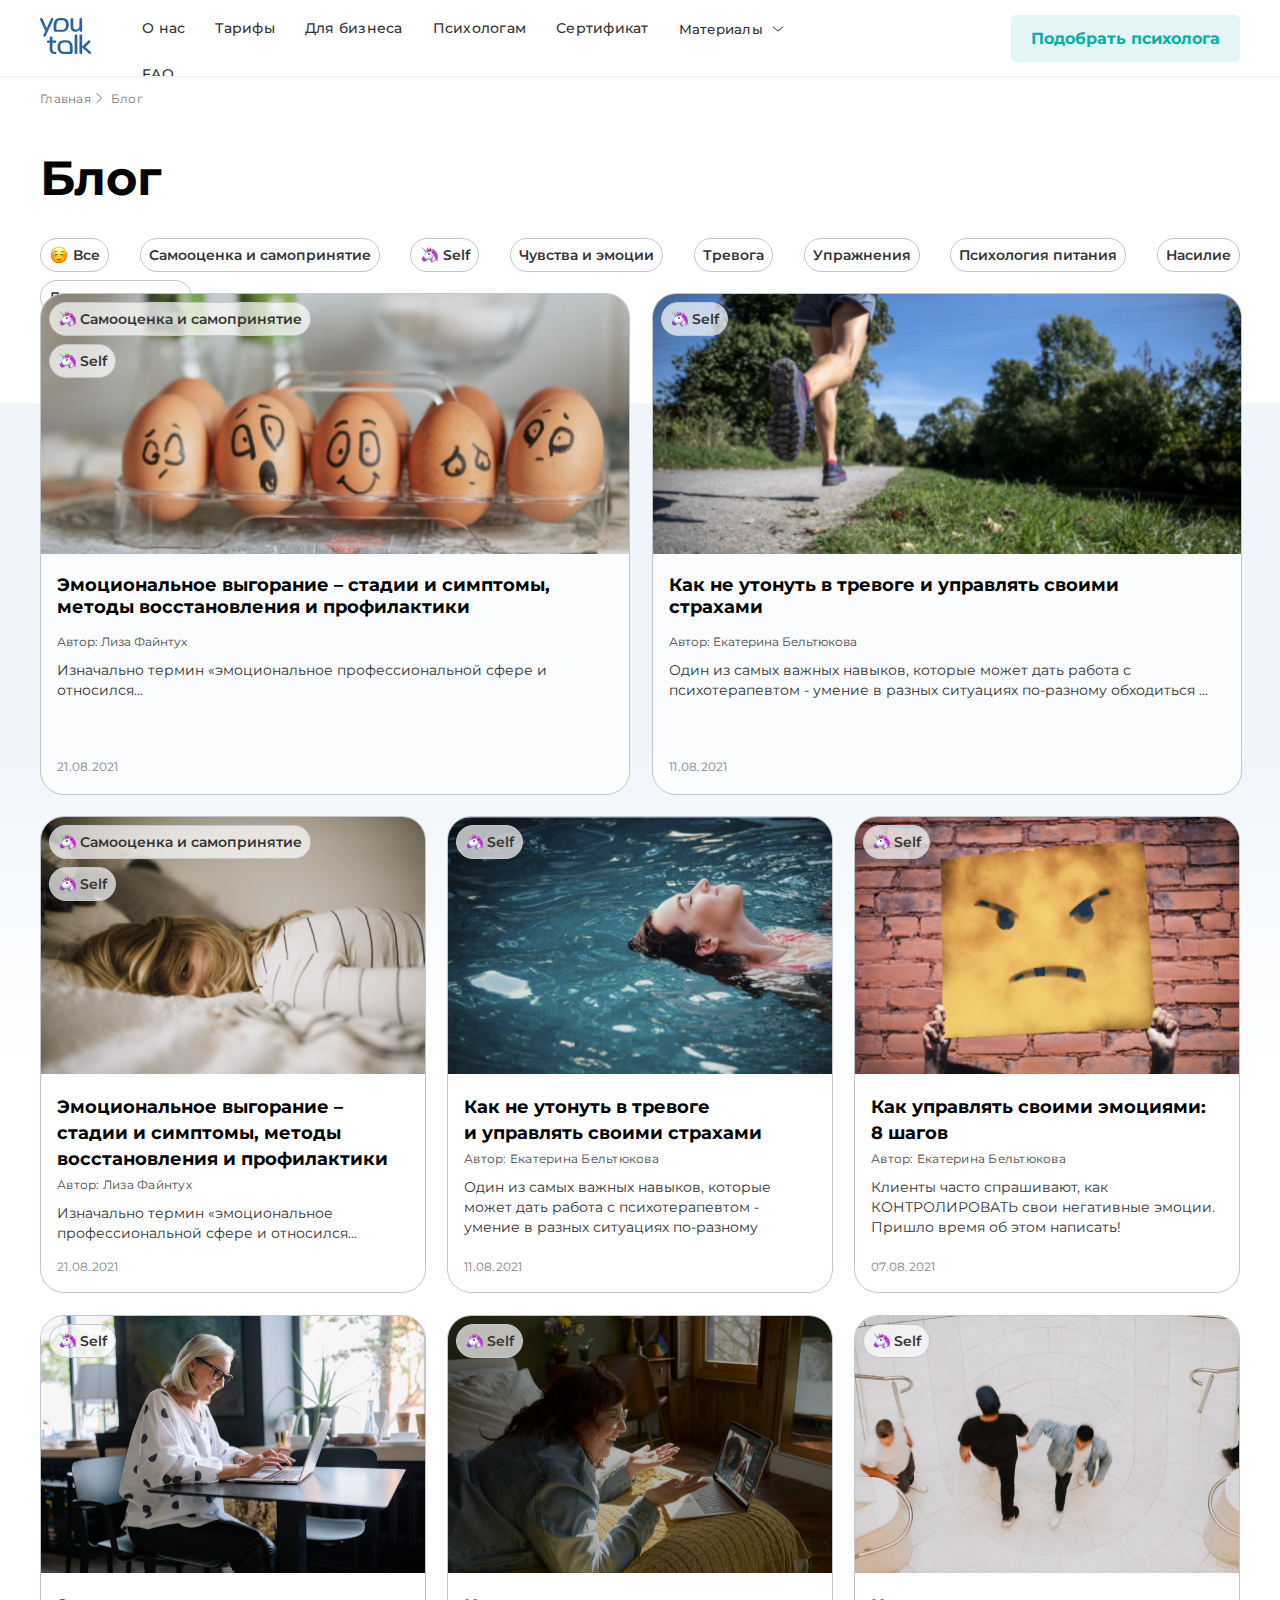
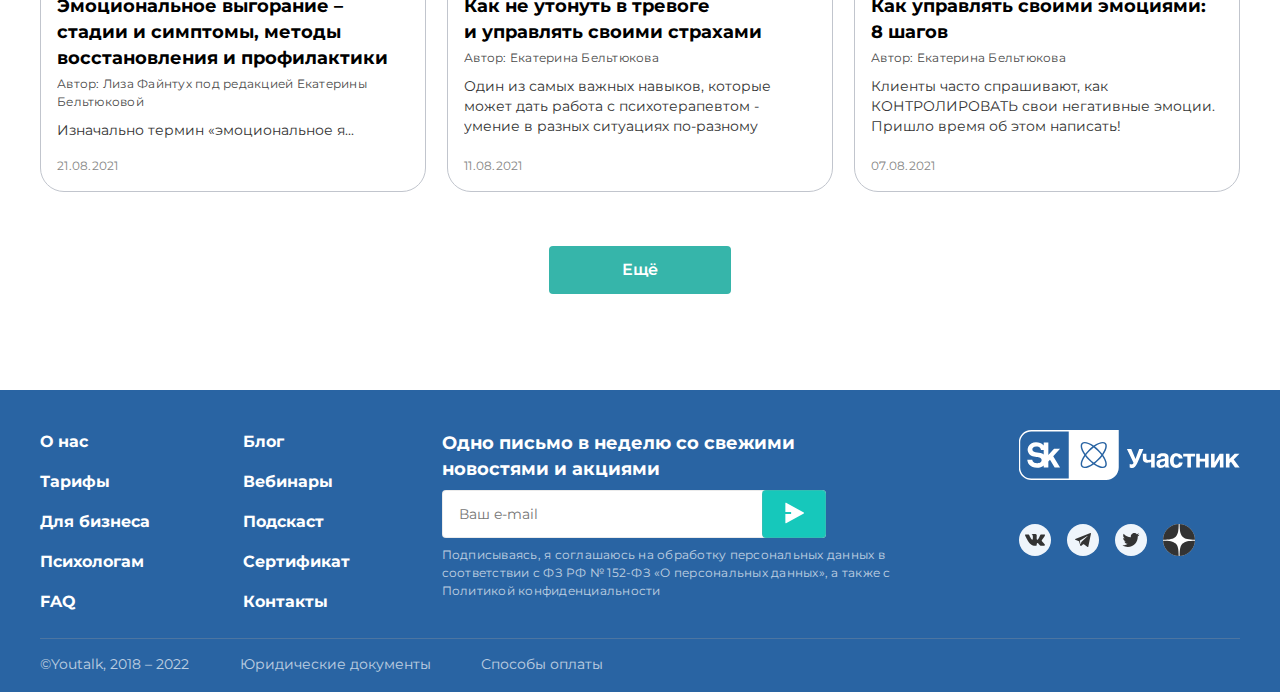
<file: Youtalk/index.html>
<!DOCTYPE html>
<html lang="en">
<head>
    <meta charset="UTF-8">
    <meta name="viewport" content="width=device-width, initial-scale=1.0">
    <meta http-equiv="X-UA-Compatible" content="ie=edge">
    <title>Youtalk</title>
    <link rel="stylesheet" href="style.css">
</head>
<body>
    <header class="header">
        <div class="header__burger">
            <span></span>
        </div>
        <div class="header__container">
            <div class="header__links">
                <div class="header__logo">
                        <a href="https://youtalk.ru/" target="_blank" class="header__logo-image"><img src="img/svg/logo.svg" alt="logo" width="51" height="36"></a>
                </div>
                
                <nav class="header__nav">
                    <ul class="header__list">
                        <li class="header__item">
                            <a href="#" target="_blank" class="header__link">О нас</a>
                        </li>
                        <li class="header__item">
                            <a href="#" target="_blank" class="header__link">Тарифы</a>
                        </li>
                        <li class="header__item">
                            <a href="#" target="_blank" class="header__link">Для бизнеса</a>
                        </li>
                        <li class="header__item">
                            <a href="#" target="_blank" class="header__link">Психологам</a>
                        </li>
                        <li class="header__item">
                            <a href="#" target="_blank" class="header__link">Сертификат</a>
                        </li>
                        <li class="header__item">
                            <button class="header__link">Материалы <img class="header-arrow" src="img/svg/frame-list.svg" alt="materials"></button>
                        </li>
                        <li class="header__item">
                            <a href="#" target="_blank" class="header__link">FAQ</a>
                        </li>
                    </ul>
                </nav>
            </div>
            
            <div class="header__wrapper">
                <button class="header__button" href="#" target="_blank">Подобрать психолога</button>
            </div> 
        </div>
    </header>
    <main class="main">
        <div class="background-vector"></div>

        <article class="navigation">
            <div class="navigation__block">
                <div class="navigation__text">
                    <a class="main__link" href="#" target="_blank">
                        Главная <img src="img/svg/arrow.svg" alt="Главная" height="16" width="16">
                    </a>
                    <p class="main__link">Блог</p>
                </div>
            </div>
            <h1>Блог</h1>
        </article>
        <section class="blog__nav">
            <ul class="blog__list">
                <li class="blog__item"><button class="blog__button"><img class="icon" src="img/smile.png" alt="smile">Все</button></li>
                <li class="blog__item"><button class="blog__button">Самооценка и самопринятие</button></li>
                <li class="blog__item"><button class="blog__button"><img class="icon" src="img/unicorn.png" alt="unicorn">Self</button></li>
                <li class="blog__item"><button class="blog__button">Чувства и эмоции</button></li>
                <li class="blog__item"><button class="blog__button">Тревога</button></li>
                <li class="blog__item"><button class="blog__button">Упражнения</button></li>
                <li class="blog__item"><button class="blog__button">Психология питания</button></li>
                <li class="blog__item"><button class="blog__button">Насилие</button></li>
                <li class="blog__item"><button class="blog__button">Личное здоровье</button></li>
            </ul>
        </section>
            
        <section>
            <div class="gallery">
                <a href="#" target="_blank" class="gallery-item">
                    <div class="gallery-item__block1">
                        <div class="gallery-item__links">
                            
                            <p><img src="img/unicorn.png" alt="unicorn"> Самооценка и самопринятие</p>
                            
                        </div>
                        <div class="gallery-item__links">
                            
                            <p><img src="img/unicorn.png" alt="unicorn"> Self</p>
                            
                        </div>
                    </div>
                    
    
                    <div class="gallery-item__container">
                        <div class="gallery-item__wrapper">
                            <h2>Эмоциональное выгорание – стадии и симптомы, методы восстановления и профилактики</h2>
                            <p class="gallery-item__item1">Автор: Лиза Файнтух</p>
                            <p class="gallery-item__item2">Изначально термин «эмоциональное профессиональной сфере и относился...</p>
                        </div>
                        <p class="gallery-item__item3">21.08.2021</p>
                    </div>
                    
                </a>
    
                <a href="article.html" target="_blank" class="gallery-item">
                    <div class="gallery-item__block2">
                        <div class="gallery-item__links">
                            
                            <p><img src="img/unicorn.png" alt="unicorn"> Self</p>
                            
                        </div>
                    </div>
                    
    
                    <div class="gallery-item__container">
                        <div class="gallery-item__wrapper second-wrapper">
                            <h2>Как не утонуть в тревоге и управлять своими страхами</h2>
                            <p class="gallery-item__item1">Автор: Екатерина Бельтюкова</p>
                            <p class="gallery-item__item2">Один из самых важных навыков, которые может дать работа с психотерапевтом - умение в разных ситуациях по-разному обходиться ...</p>
                        </div>
                        <p class="gallery-item__item3">11.08.2021</p>
                    </div>
                    
                </a>
            </div>
        </section>
        <!-- start of mini-gallery -->
        <section>
            <div class="gallery-mini">
                <a href="#" target="_blank" class="gallery-mini__item">
                    <div class="gallery-mini__block">
                        <div class="gallery-mini__links">
                            <p><img src="img/unicorn.png" alt="unicorn"> Самооценка и самопринятие</p>
                        </div>
                        <div class="gallery-mini__links">
                            <p><img src="img/unicorn.png" alt="unicorn"> Self</p>
                        </div>
                    </div>
        
                    <article class="gallery-mini__container">
                        <article class="gallery-mini__wrapper">
                            <header class="gallery-mini__header">
                                <h2>Эмоциональное выгорание – стадии и симптомы, методы восстановления и профилактики</h2>
                                <p class="gallery-mini__header-author">Автор: Лиза Файнтух</p>
                            </header>
                            <p class="gallery-mini__text">Изначально термин «эмоциональное профессиональной сфере и относился...</p>
                        </article>

                        <footer class="gallery-mini__footer">
                            <p class="gallery-mini__date">21.08.2021</p>
                        </footer>
                    </article>
                </a>
                <!-- the second block -->
                <a href="#" target="_blank" class="gallery-mini__item">
                    <div class="gallery-mini__block two">
                        <div class="gallery-mini__links">
                            <p><img src="img/unicorn.png" alt="unicorn"> Self</p>
                        </div>
                    </div>
                    <article class="gallery-mini__container">
                        <article class="gallery-mini__wrapper second-wrapper">
                            <header class="gallery-mini__header second-header">
                                <h2>Как не утонуть в тревоге <br>и управлять своими страхами</h2>
                                <p class="gallery-mini__header-author">Автор: Екатерина Бельтюкова</p>
                            </header>
                            <p class="gallery-mini__text">Один из самых важных навыков, которые может дать работа с психотерапевтом - умение в разных ситуациях по-разному обходиться ...</p>
                        </article>

                        <footer class="gallery-mini__footer">
                            <p class="gallery-mini__date">11.08.2021</p>
                        </footer>
                    </article>  
                </a>
                <!-- the third block -->
                <a href="#" target="_blank" class="gallery-mini__item">
                    <div class="gallery-mini__block three">
                        <div class="gallery-mini__links">
                            <p><img src="img/unicorn.png" alt="unicorn"> Self</p>
                        </div>
                    </div>
                    <article class="gallery-mini__container">
                        <article class="gallery-mini__wrapper">
                            <header class="gallery-mini__header">
                                <h2>Как управлять своими эмоциями:<br>8 шагов</h2>
                                <p class="gallery-mini__header-author">Автор: Екатерина Бельтюкова</p>
                            </header>
                            <p class="gallery-mini__text">Клиенты часто спрашивают, как КОНТРОЛИРОВАТЬ свои негативные эмоции. Пришло время об этом написать!</p>
                        </article>
                        <footer class="gallery-mini__footer">
                            <p class="gallery-mini__date">07.08.2021</p>
                        </footer>
                    </article>  
                </a>
                <!-- the fourth block -->
                <a href="#" target="_blank" class="gallery-mini__item">
                    <div class="gallery-mini__block four">
                        <div class="gallery-mini__links">
                            <p><img src="img/unicorn.png" alt="unicorn"> Self</p>
                        </div>
                    </div>
                    <article class="gallery-mini__container">
                        <article class="gallery-mini__wrapper">
                            <header class="gallery-mini__header">
                                <h2>Эмоциональное выгорание – стадии и симптомы, методы восстановления и профилактики</h2>
                                <p class="gallery-mini__header-author">Автор: Лиза Файнтух под редакцией  Екатерины Бельтюковой</p>
                            </header>
                            <p class="gallery-mini__text">Изначально термин «эмоциональное я...</p>
                        </article>
                        <footer class="gallery-mini__footer">
                            <p class="gallery-mini__date">21.08.2021</p>
                        </footer>
                    </article>  
                </a>
                <!-- the fifth block -->
                <a href="#" target="_blank" class="gallery-mini__item">
                    <div class="gallery-mini__block five">
                        <div class="gallery-mini__links">
                            <p><img src="img/unicorn.png" alt="unicorn"> Self</p>  
                        </div>
                     </div>
                    <article class="gallery-mini__container">
                        <article class="gallery-mini__wrapper">
                            <header class="gallery-mini__header">
                                <h2>Как не утонуть в тревоге <br>и управлять своими страхами</h2>
                                <p class="gallery-mini__header-author">Автор: Екатерина Бельтюкова</p>
                            </header>
                            <p class="gallery-mini__text">Один из самых важных навыков, которые может дать работа с психотерапевтом - умение в разных ситуациях по-разному обходиться ...</p>
                        </article>
                        <footer class="gallery-mini__footer">
                            <p class="gallery-mini__date">11.08.2021</p>
                        </footer>
                    </article>  
                </a>
                <!-- the sixth block -->
                <a href="#" target="_blank" class="gallery-mini__item">
                    <div class="gallery-mini__block six">
                        <div class="gallery-mini__links">                
                            <p><img src="img/unicorn.png" alt="unicorn"> Self</p>
                        </div>
                    </div>
                    <article class="gallery-mini__container">
                        <article class="gallery-mini__wrapper">
                            <header class="gallery-mini__header">
                                <h2>Как управлять своими эмоциями:<br>8 шагов</h2>
                                <p class="gallery-mini__header-author">Автор: Екатерина Бельтюкова</p>
                            </header>
                            <p class="gallery-mini__text">Клиенты часто спрашивают, как КОНТРОЛИРОВАТЬ свои негативные эмоции. Пришло время об этом написать!</p>
                        </article>
                        <footer class="gallery-mini__footer">
                            <p class="gallery-mini__date">07.08.2021</p>
                        </footer>
                    </article>  
                </a>
            </div>
        </section>
        <!--end of mini gallery-->
        <section class="more">
            <div class="more__button">
                <a href="#" class="more__button-link">
                    Ещё
                </a>
            </div>
        </section>
        
    </main>
    <footer class="footer">
        <div class="footer__container">
            <div class="footer__main-info">
                <div class="footer__about-us">
                    <ul class="footer__navigation-list">
                        <li class="footer__navigation-item">
                            <a href="" class="footer__navigation-link">О нас</a>
                        </li>
                        <li class="footer__navigation-item">
                            <a href="" class="footer__navigation-link">Тарифы</a>
                        </li>
                        <li class="footer__navigation-item">
                            <a href="" class="footer__navigation-link">Для бизнеса</a>
                        </li>
                        <li class="footer__navigation-item">
                            <a href="" class="footer__navigation-link">Психологам</a>
                        </li>
                        <li class="footer__navigation-item">
                            <a href="" class="footer__navigation-link">FAQ</a>
                        </li>
                    </ul>
                    <ul class="footer__navigation-list">
                        <li class="footer__navigation-item">
                            <a href="" class="footer__navigation-link">Блог</a>
                        </li>
                        <li class="footer__navigation-item">
                            <a href="" class="footer__navigation-link">Вебинары</a>
                        </li>
                        <li class="footer__navigation-item">
                            <a href="" class="footer__navigation-link">Подскаст</a>
                        </li>
                        <li class="footer__navigation-item">
                            <a href="" class="footer__navigation-link">Сертификат</a>
                        </li>
                        <li class="footer__navigation-item">
                            <a href="" class="footer__navigation-link">Контакты</a>
                        </li>
                    </ul>
                </div>
                <div class="footer__input">
                    <div class="text-field">
                        <label class="text-field__label">Одно письмо в неделю со свежими<br>новостями и акциями</label>
                        <div class="text-field__group">
                          <input class="text-field__input" type="search" placeholder="Ваш e-mail" value="">
                          <button class="text-field__btn" type="button"><img src="img/svg/input-button.svg" width="24" height="24" alt="send"></button>
                        </div>
                    
                    </div>
                    <p class="footer__text">
                        Подписываясь, я соглашаюсь на обработку персональных данных в соответствии с ФЗ РФ № 152-ФЗ «О персональных данных», а также с Политикой конфиденциальности
                    </p>
                </div>
                <div class="footer__third-party-links">
                    <a href="#" class="third-party-link"><img src="img/svg/innovation-center.svg" alt="innovation center Sokolniki"></a>
                    <ul class="footer__list">
                        <li class="footer__item">
                            <a href="#" class="footer__link">
                                <img src="img/svg/vk.svg" alt="vk">
                            </a>
                        </li>
                        <li class="footer__item">
                            <a href="#" class="footer__link">
                                <img src="img/svg/telegram.svg" alt="telegram">
                            </a>
                        </li>
                        <li class="footer__item">
                            <a href="#" class="footer__link">
                                <img src="img/svg/twitter.svg" alt="twitter">
                            </a>
                        </li>
                        <li class="footer__item">
                            <a href="#" class="footer__link">
                                <img src="img/svg/dzen.svg" alt="yandex dzen">
                            </a>
                        </li>
                    </ul>
                </div>
            </div> 
        </div>
        <div class="line"></div>
        <div class="footer__inline-links">
            <div class="inline-links__container">
                <p class="inline-link__text">©Youtalk, 2018 – 2022</p>
                <a href="#" class="inline-links__link">Юридические документы</a>
                <a href="#" class="inline-links__link">Способы оплаты</a>
            </div>
        </div>
        
    </footer>
</body>
</html>
</file>
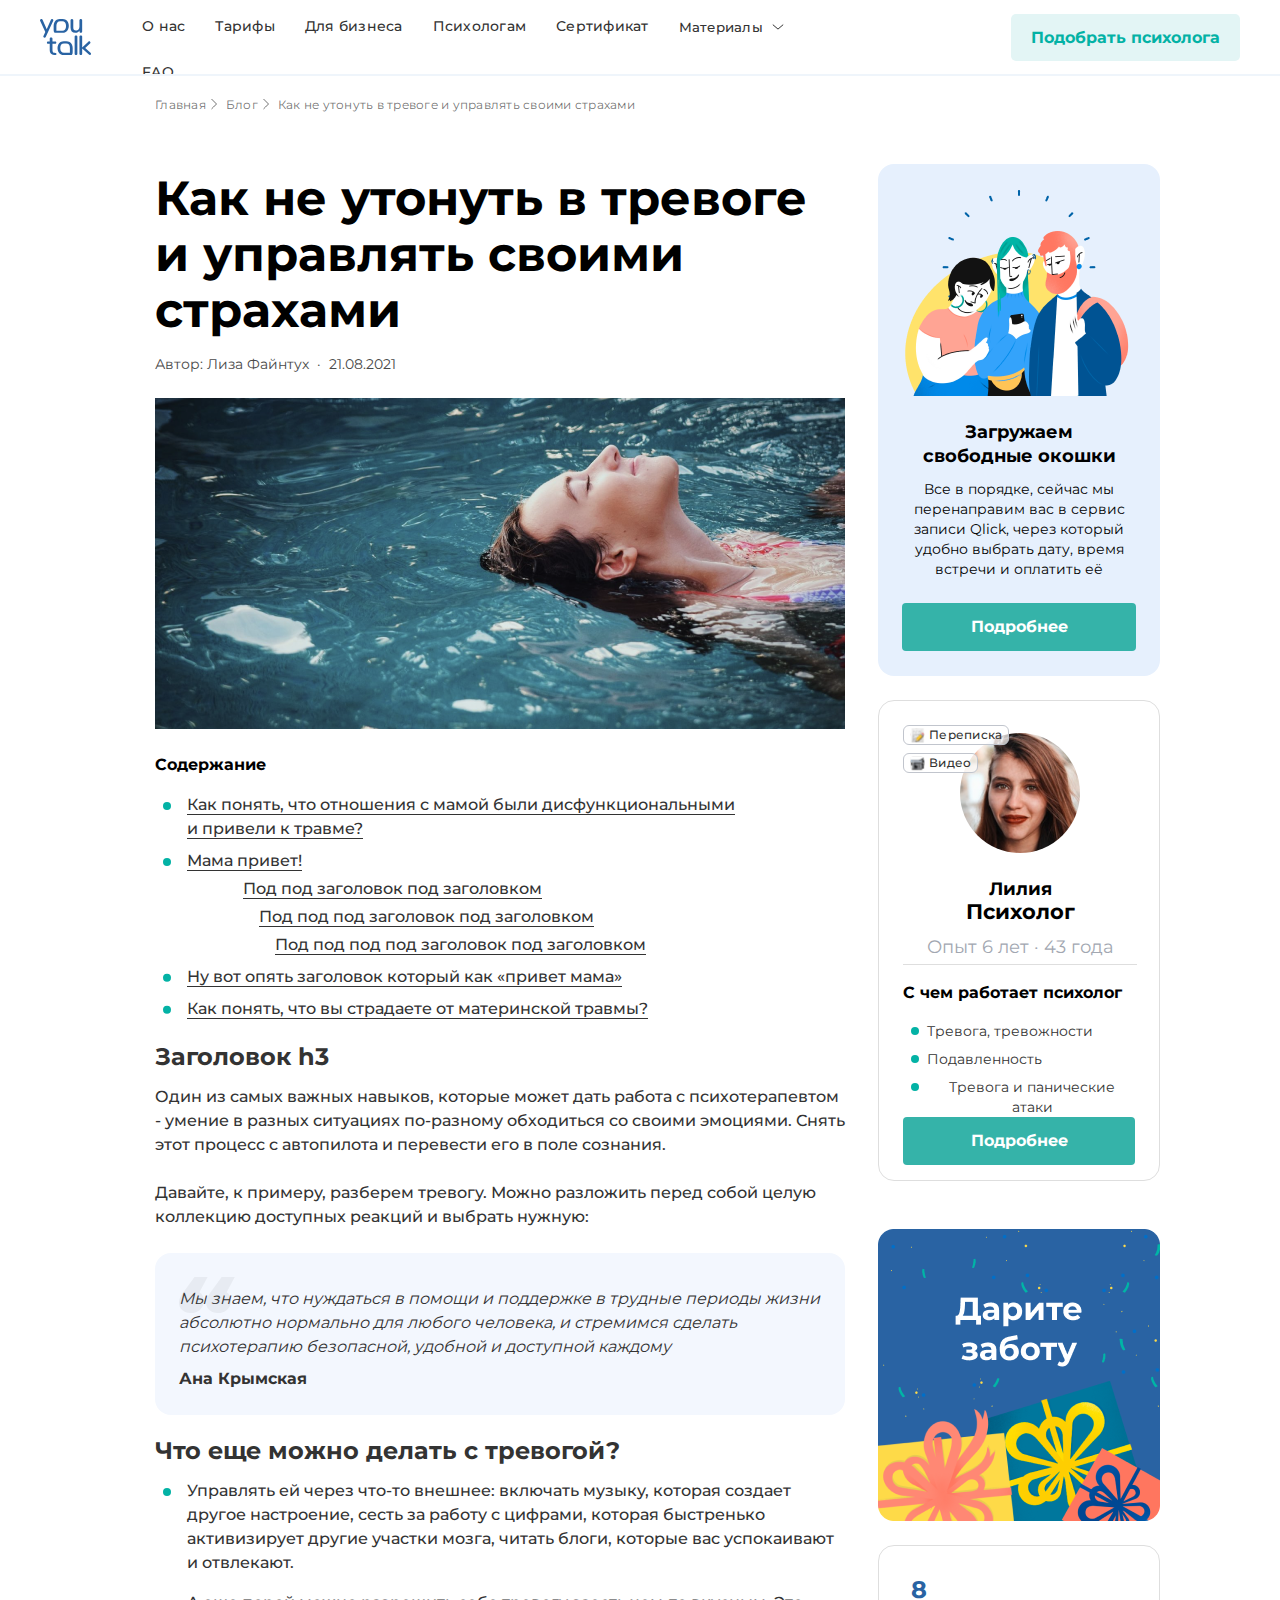
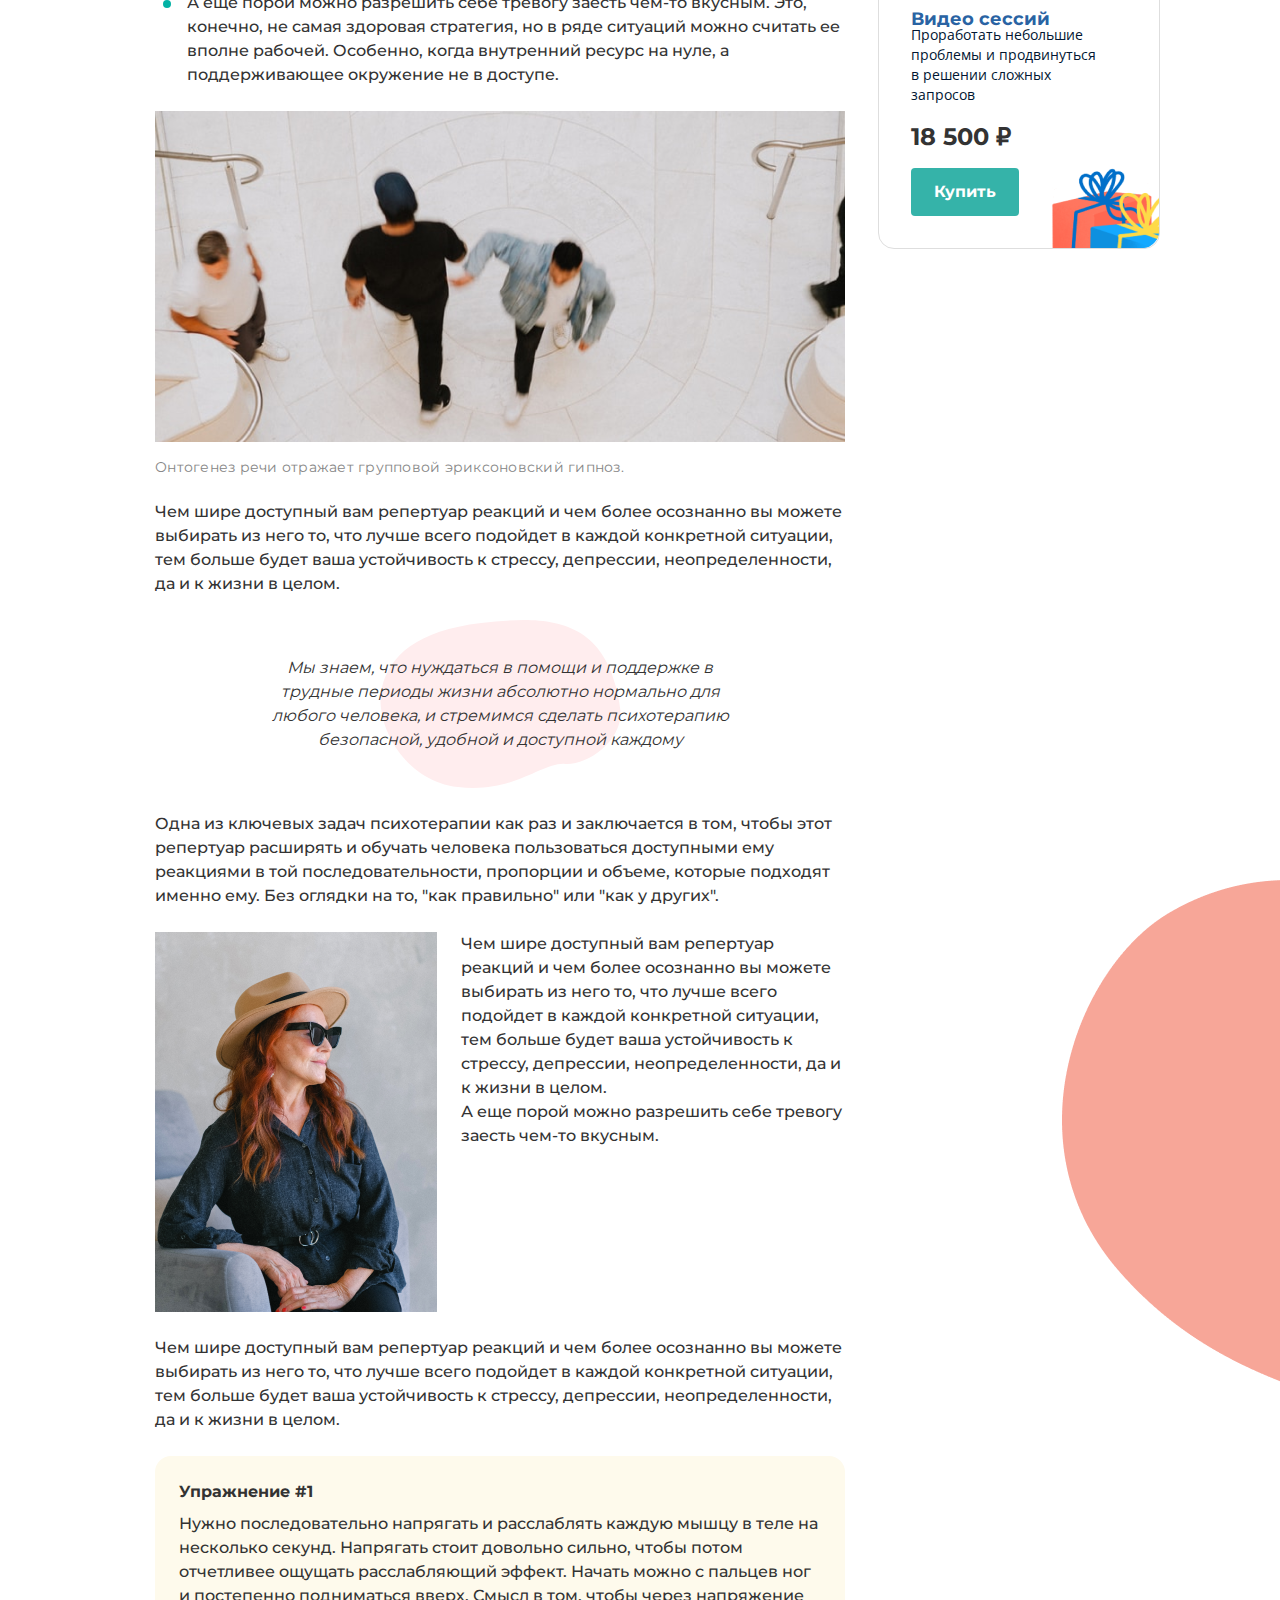
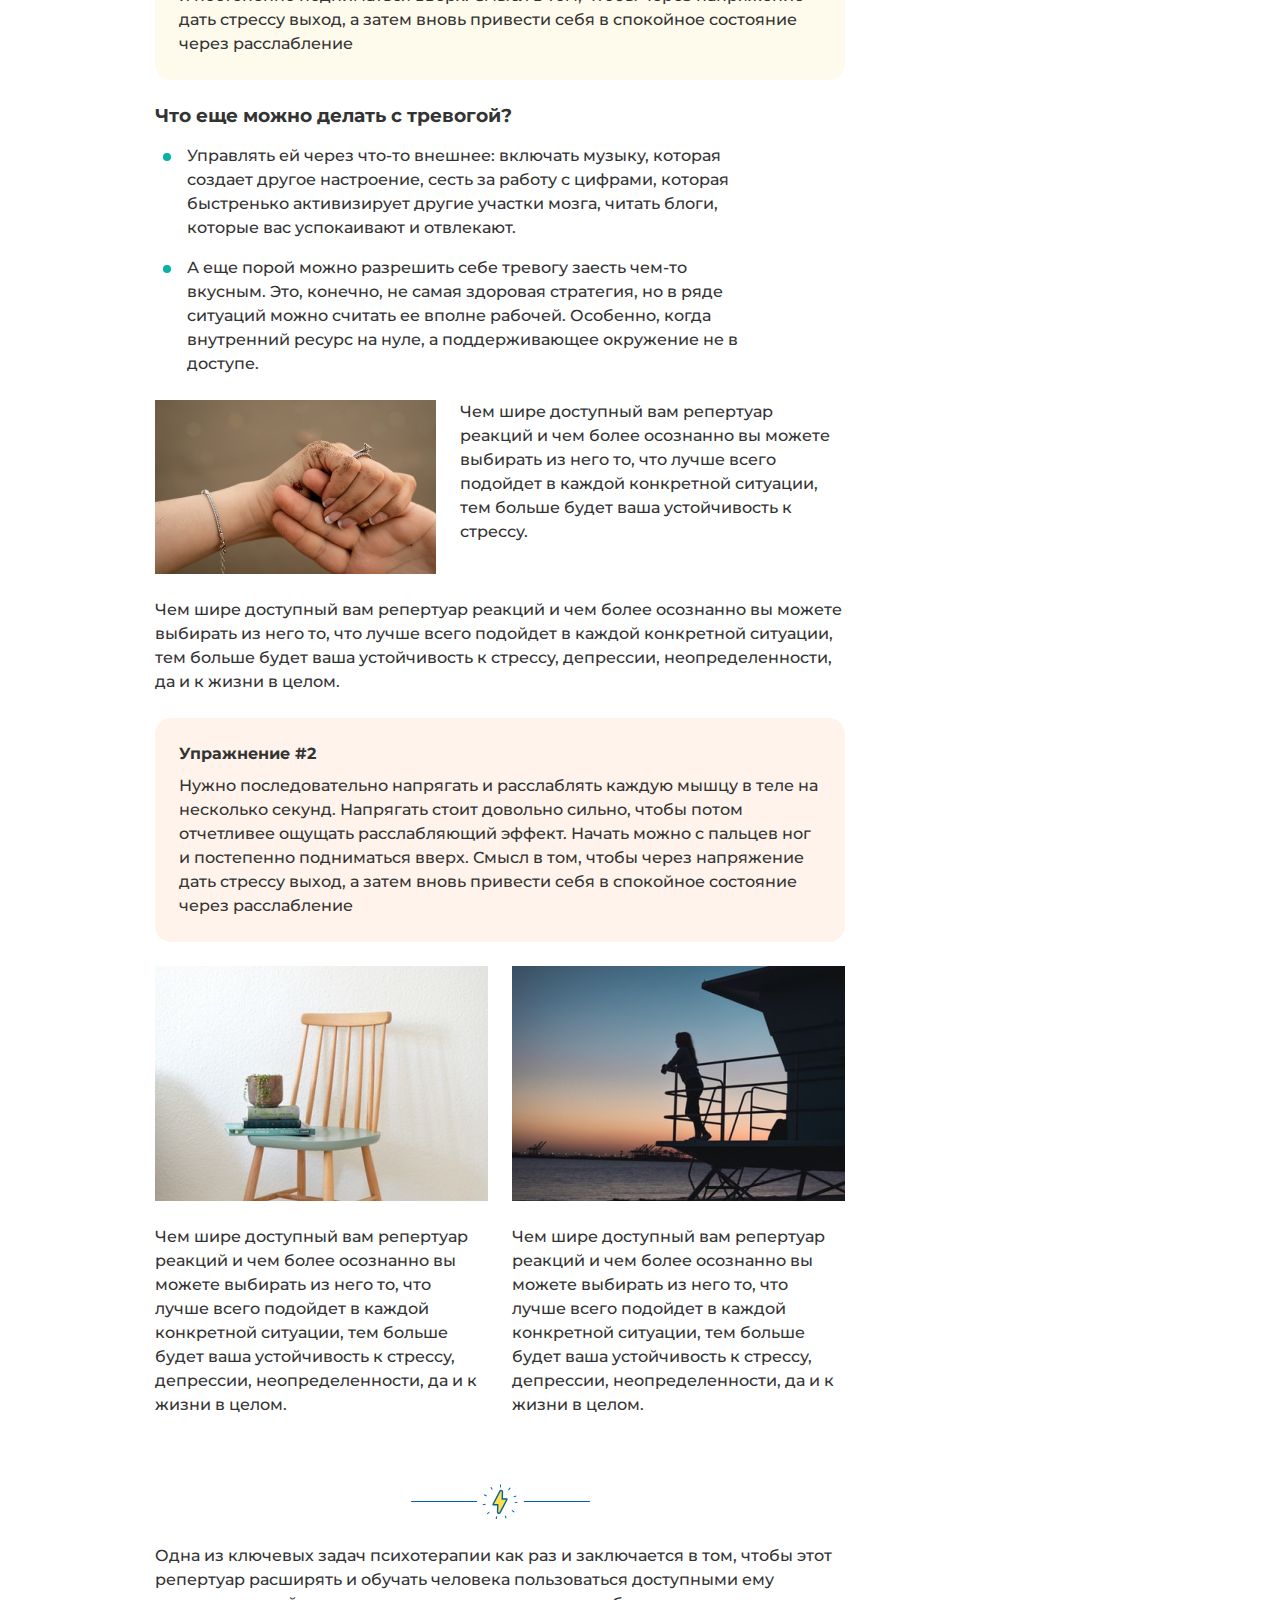
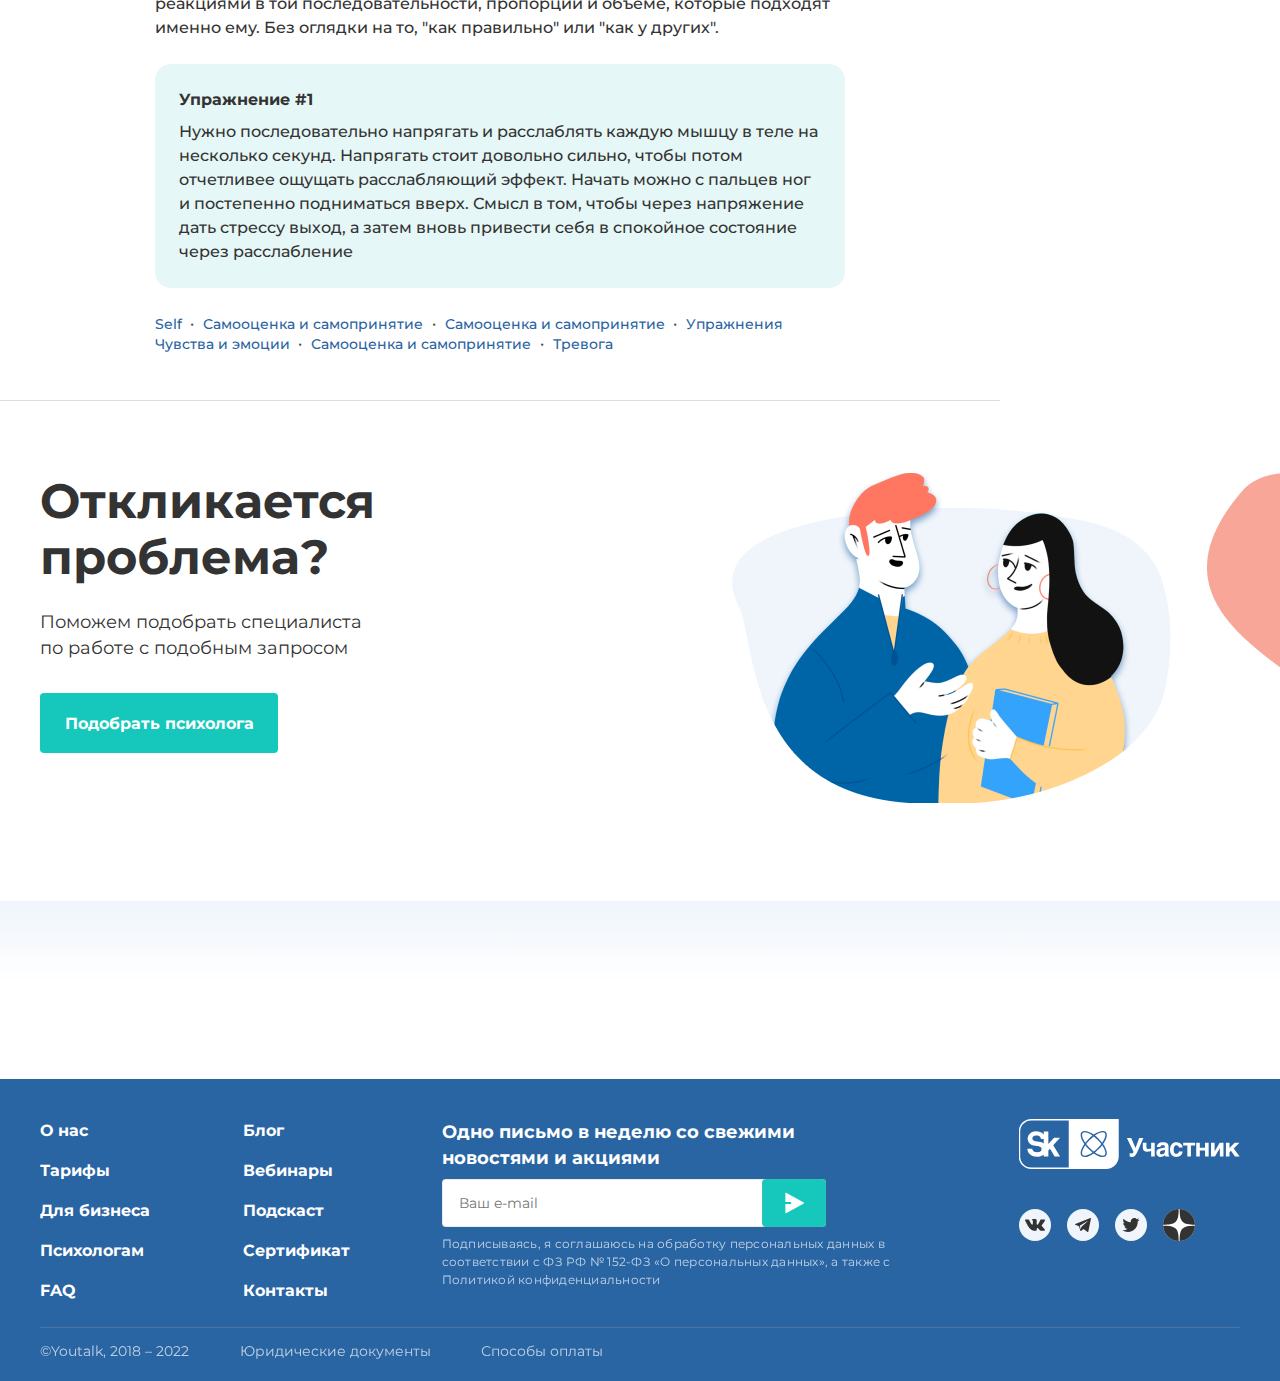
<file: Youtalk/article.html>
<!DOCTYPE html>
<html lang="en">
<head>
    <meta charset="UTF-8">
    <meta name="viewport" content="width=device-width, initial-scale=1.0">
    <meta http-equiv="X-UA-Compatible" content="ie=edge">
    <link rel="stylesheet" href="article.css">
    <title>Как не утонуть в тревоге и управлять своими страхами</title>
</head>
<body>
    <header class="header">
        <div class="header__burger">
            <span></span>
        </div>
        <div class="header__container">
            <div class="header__links">
                <div class="header__logo">
                        <a href="https://youtalk.ru/" target="_blank" class="header__logo-image"><img src="img/svg/logo.svg" alt="logo" width="51" height="36"></a>
                </div>
                <nav class="header__nav">
                    <ul class="header__list">
                        <li class="header__item">
                            <a href="https://youtalk.ru/about/" target="_blank" class="header__link">О нас</a>
                        </li>
                        <li class="header__item">
                            <a href="https://youtalk.ru/tariff/" target="_blank" class="header__link">Тарифы</a>
                        </li>
                        <li class="header__item">
                            <a href="https://youtalk.ru/b2b/" target="_blank" class="header__link">Для бизнеса</a>
                        </li>
                        <li class="header__item">
                            <a href="https://youtalk.ru/be-in-team/" target="_blank" class="header__link">Психологам</a>
                        </li>
                        <li class="header__item">
                            <a href="https://youtalk.ru/sertifikat-na-psihoterapiyu/" target="_blank" class="header__link">Сертификат</a>
                        </li>
                        <li class="header__item">
                            <button class="header__link">Материалы <img class="header-arrow" src="img/svg/frame-list.svg" alt="materials"></button>
                        </li>
                        <li class="header__item">
                            <a href="https://youtalk.ru/faq/" target="_blank" class="header__link">FAQ</a>
                        </li>
                    </ul>
                </nav>
            </div>
            
            <div class="header__wrapper">
                <button class="header__button" href="https://youtalk.ru/navigate/" target="_blank">Подобрать психолога</button>
            </div> 
        </div>
    </header>
    <!--cards left side-->
    <aside>
        <!--the first card-->
        <a href="#" target="_blank"  class="card first-card">
            <div class="card__container">
                <div class="card__header">
                    <figure class="card__figure">
                      <img src="img/article-img/aside-1.png" alt="просмотреть свободные окошки" class="card__image">
                    </figure>
                  </div>
                  <div class="card__body">
                    <h2 class="card__title">Загружаем<br>свободные окошки</h2>
                    <p class="card__copy">
                      Все в порядке, сейчас мы перенаправим вас в сервис записи Qlick, через который удобно выбрать дату,  время встречи и оплатить её
                    </p>
                  </div>
                  <footer class="card__footer">
                    <div class="card__actions">
                      <button class="button">
                          Подробнее
                      </button>
                    </div>
                  </footer>
            </div>
        </a>
     <!--the second card-->
        <a href="#" target="_blank"  class="card second-card">
            <div class="card__container card__second-container">
                <div class="card__header second-header">
                    <figure class="card__figure second-figure">
                      <div class="gallery-mini__links">
                          <p><img src="img/article-img/write.svg" alt="переписка"> Переписка</p>
                      </div>
                      <div class="gallery-mini__links">
                          <p><img src="img/article-img/video.svg" alt="видео"> Видео</p>
                      </div>
                    </figure>
                    <img src="img/article-img/lilly face.png" alt="лицо психолога" class="card__image_face_bg">
                    
                </div>
                <div class="card__body second-body">
                    <article class="card__info">
                        <h2 class="card__title">Лилия</h2>
                        <h3 class="card__subtitle">Психолог</h3>
                        <p class="card__text">Опыт 6 лет · 43 года</p>
                    </article>
                    
                    <div class="card__adittional-info">
                        <p class="card__text">С чем работает психолог</p>
                        <ul class="card__list">
                            <li class="card__item">Тревога, тревожности</li>
                            <li class="card__item">Подавленность</li>
                            <li class="card__item">Тревога и панические атаки</li>
                        </ul>
                    </div>
                </div>
                <footer class="card__footer">
                    <div class="card__actions">
                      <button class="button">
                        Подробнее
                      </button>
                    </div>
                </footer>
            </div>
        </a>
     <!--the third card-->   
        <a href="#" target="_blank"  class="card third-card">
            <div class="card__header third__header">
              <figure class="card__figure">
                <a href="#" class="card__link">
                    <img src="img/article-img/aside-3.png" alt="Подарите заботу" class="card__image third-image">
                </a>
              </figure>
            </div>
        </a>
      <!--the fourth card-->  
        <a href="#" target="_blank" class="card fourth-card">
            <div class="card__header">
                <div class="card__header-four">
                    <h2 class="card__title">8</h2>
                    <p> Видео сессий</p>
                </div>
            </div>
            <div class="card__body fourth-body">
              <p class="card__fourth-text">
                Проработать небольшие проблемы и продвинуться <br>в решении сложных запросов
              </p>
            </div>
            <h3 class="card__subtitle">18 500 ₽</h3>
            <footer class="card__footer">
              <div class="card__actions">
                <button class="button btn4">
                    Купить
                </button>
              </div>
            </footer>
        </a>
    </aside>
    <main class="main">
        <!--main content block-->
        <section class="first-container">
            <section class="navigation">
                <article class="navigation__article">
                    <div class="navigation__block">
                        <div class="navigation__text">
                            <a class="navigation__link" href="https://youtalk.ru/" target="_blank">
                                Главная <img src="img/svg/arrow.svg" alt="Главная" height="16" width="16">
                            </a>
                            <a class="navigation__link" href="index.html" target="_blank">
                                Блог <img src="img/svg/arrow.svg" alt="Главная" height="16" width="16">
                            </a>
                            <p class="navigation__link">Как не утонуть в тревоге и управлять своими страхами</p>
                        </div>
                    </div>
                    <h1>Как не утонуть в тревоге <br>и управлять своими<br> страхами</h1>
                </article>
                <article class="author">
                    <div class="author__name">
                        <p>Автор: Лиза Файнтух</p>
                    </div>
                    <div class="author__span">
                        ·
                    </div>
                    <div class="author__date">
                        21.08.2021
                    </div>
                    <div class="author__second-span">
                        ·
                    </div>
                    <div class="author__second-span">
                        <a href="#">Self</a>
                    </div>
                </article>
            </section>
            <section class="image">
                <div class="image__block">
                    <img src="img/article-img/swimming-girl.png" alt="girl is swimming">
                </div>
            </section>
            <section class="content">
                <article class="content__header">
                    <h2>Содержание</h2>
                </article>
                <article class="content__article-list">
                    <ul class="content__list">
                        <li class="content__item"><a href="#" class="content__link">Как понять, что отношения с мамой были дисфункциональными<br>и привели к травме?</a></li>
                        <li class="content__item link-hide">
                            <a href="#" class="content__link link-hide">Мама привет!</a>
                            <ul class="content__nested-list link-hide">
                                <li class="content__nested-item nested-one"><a href="#" class="content__nested-link">Под под заголовок под заголовком</a></li>
                                <li class="content__nested-item nested-two"><a href="#" class="content__nested-link">Под под под заголовок под заголовком</a></li>
                                <li class="content__nested-item nested-three"><a href="#" class="content__nested-link">Под под под под заголовок под заголовком</a></li>
                            </ul>
                        </li>
                        <li class="content__item link-hide"><a href="#" class="content__link">Ну вот опять заголовок который как «привет мама»</a></li>
                        <li class="content__item"><a href="#" class="content__link">Как понять, что вы страдаете от материнской травмы?</a></li>
                    </ul>
                </article>
            </section>
            <section class="intro">
                <article class="intro__header">
                    <h3>Заголовок h3</h3>
                </article>
                <article class="intro__text">
                    <p>Один из самых важных навыков, которые может дать работа с психотерапевтом - умение в разных ситуациях по-разному обходиться со своими эмоциями.  Снять этот процесс с автопилота и перевести его в поле сознания.
                        <br>
                        <br>
                        Давайте, к примеру, разберем тревогу. Можно разложить перед собой целую коллекцию доступных реакций и выбрать нужную:</p>
                </article>
            </section>
            <section class="quote">
                <article class="quote__text">
                    <p>Мы знаем, что нуждаться в помощи и поддержке в трудные периоды жизни абсолютно нормально для любого человека, и стремимся сделать психотерапию безопасной, удобной и доступной каждому</p>
                </article>
                <article class="quote__author">
                    <p>Ана Крымская</p>
                </article>
            </section>
            <section class="additional-info">
                <article class="additional-info__header">
                    <h3>Что еще можно делать с тревогой?</h3>
                </article>
                <article class="additional-info__article-list">
                    <ul class="additional-info__list content__list">
                        <li class="additional-info__item content__item">Управлять ей через что-то внешнее: включать музыку, которая создает другое настроение, сесть за работу с цифрами, которая быстренько активизирует другие участки мозга, читать блоги, которые вас успокаивают и отвлекают.</li>
                        <li class="additional-info__item content__item">А еще порой можно разрешить себе тревогу заесть чем-то вкусным. Это, конечно, не самая здоровая стратегия, но в ряде ситуаций можно считать ее вполне рабочей. Особенно, когда внутренний ресурс на нуле, а поддерживающее окружение не в доступе.</li>
                    </ul>
                </article>
            </section>
            <section class="image">
                <div class="image__block">
                    <img class="hall-image" src="img/article-img/men in the hall.png" alt="men in the hall">
                </div>
                <div class="image__text">
                    <p>Онтогенез речи отражает групповой эриксоновский гипноз. </p>
                </div>
            </section>
        </section>
        <!--the container of the second block start-->
        <section class="second-container">
            <article class="info__text">
                <p>Чем шире доступный вам репертуар реакций и чем более осознанно вы можете выбирать из него то, что лучше всего подойдет в каждой конкретной ситуации, тем больше будет ваша устойчивость к стрессу, депрессии, неопределенности, да и к жизни в целом.</p>
            </article>
            <section class="info">
                <article class="info__quote">
                    <div class="info__text">Мы знаем, что нуждаться в помощи и поддержке в трудные периоды жизни абсолютно нормально для любого человека, и стремимся сделать психотерапию безопасной, удобной и доступной каждому</div>
                </article>
            </section>
            <article class="info__text">
                <p>Одна из ключевых задач психотерапии как раз и заключается в том, чтобы этот репертуар расширять и обучать человека пользоваться доступными ему реакциями в той последовательности, пропорции и объеме, которые подходят именно ему. Без оглядки на то, "как правильно" или "как у других".</p>
            </article>
            <section class="psycho">
                <acticle class="psycho__image">
                    <img src="img/article-img/red-hair-pshyco.png" alt="Psychologist face">
                </acticle>
                <article class="psycho__text">
                    <p>Чем шире доступный вам репертуар реакций и чем более осознанно вы можете выбирать из него то, что лучше всего подойдет в каждой конкретной ситуации, тем больше будет ваша устойчивость к стрессу, депрессии, неопределенности, да и к жизни в целом.
                        <br>
                        А еще порой можно разрешить себе тревогу заесть чем-то вкусным. </p>
                </article>
            </section>
            <article class="info__text">
                <p>Чем шире доступный вам репертуар реакций и чем более осознанно вы можете выбирать из него то, что лучше всего подойдет в каждой конкретной ситуации, тем больше будет ваша устойчивость к стрессу, депрессии, неопределенности, да и к жизни в целом.</p>
            </article>
            <section class="exercise yellow">
                <article class="exercise__header">
                    <h4>Упражнение #1</h4>
                </article>
                <article class="exercise__text">
                    <p>Нужно последовательно напрягать и расслаблять каждую мышцу в теле на несколько секунд. Напрягать стоит довольно сильно, чтобы потом отчетливее ощущать расслабляющий эффект. Начать можно с пальцев ног и постепенно подниматься вверх. Смысл в том, чтобы через напряжение дать стрессу выход, а затем вновь привести себя в спокойное состояние через расслабление</p>
                </article>
            </section>
            <section class="additional-info">
                <article class="additional-info__header">
                    <h3>Что еще можно делать с тревогой?</h3>
                </article>
                <article class="additional-info__article-list">
                    <ul class="additional-info__list content__list">
                        <li class="additional-info__item content__item">Управлять ей через что-то внешнее: включать музыку, которая<br> создает другое настроение, сесть за работу с цифрами, которая<br> быстренько активизирует другие участки мозга, читать блоги,<br> которые вас успокаивают и отвлекают.</li>
                        <li class="additional-info__item content__item">А еще порой можно разрешить себе тревогу заесть чем-то<br> вкусным. Это, конечно, не самая здоровая стратегия, но в ряде<br> ситуаций можно считать ее вполне рабочей. Особенно, когда<br> внутренний ресурс на нуле, а поддерживающее окружение не в<br> доступе.</li>
                    </ul>
                </article>
            </section>
            <section class="psycho">
                <acticle class="psycho__image">
                    <img class="arms-img" src="img/article-img/hands-together.png" alt="arms">
                </acticle>
                <article class="psycho__text">
                    <p>Чем шире доступный вам репертуар реакций и чем более осознанно вы можете выбирать из него то, что лучше всего подойдет в каждой конкретной ситуации, тем больше будет ваша устойчивость к стрессу.</p>
                </article>
            </section>
            <article class="info__text">
                <p>Чем шире доступный вам репертуар реакций и чем более осознанно вы можете выбирать из него то, что лучше всего подойдет в каждой конкретной ситуации, тем больше будет ваша устойчивость к стрессу, депрессии, неопределенности, да и к жизни в целом.</p>
            </article>
            <section class="exercise orange">
                <article class="exercise__header">
                    <h4>Упражнение #2</h4>
                </article>
                <article class="exercise__text">
                    <p>Нужно последовательно напрягать и расслаблять каждую мышцу в теле на несколько секунд. Напрягать стоит довольно сильно, чтобы потом отчетливее ощущать расслабляющий эффект. Начать можно с пальцев ног и постепенно подниматься вверх. Смысл в том, чтобы через напряжение дать стрессу выход, а затем вновь привести себя в спокойное состояние через расслабление</p>
                </article>
            </section>
            <section class="grid-container">
                <article class="grid-container__image first-item">
                    <img src="img/article-img/chair.png" alt="chair">
                </article>
                <article class="grid-container__image third-item">
                    <img src="img/article-img/sunset.png" alt="sunset">
                </article>
                <article class="grid-container__text second-item">
                    <p>Чем шире доступный вам репертуар реакций и чем более осознанно вы можете выбирать из него то, что лучше всего подойдет в каждой конкретной ситуации, тем больше будет ваша устойчивость к стрессу, депрессии, неопределенности, да и к жизни в целом.</p>
                </article>
                
                <article class="grid-container__text last-item">
                    Чем шире доступный вам репертуар реакций и чем более осознанно вы можете выбирать из него то, что лучше всего подойдет в каждой конкретной ситуации, тем больше будет ваша устойчивость к стрессу, депрессии, неопределенности, да и к жизни в целом.
                </article>
            </section>
            <section class="light">
                <img src="img/article-img/light-stop.svg" alt="light">
            </section>
            <article class="info__text">
                <p>Одна из ключевых задач психотерапии как раз и заключается в том, чтобы этот репертуар расширять и обучать человека пользоваться доступными ему реакциями в той последовательности, пропорции и объеме, которые подходят именно ему. Без оглядки на то, "как правильно" или "как у других".</p>
            </article>
            <section class="exercise blue">
                <article class="exercise__header">
                    <h4>Упражнение #1</h4>
                </article>
                <article class="exercise__text">
                    <p>Нужно последовательно напрягать и расслаблять каждую мышцу в теле на несколько секунд. Напрягать стоит довольно сильно, чтобы потом отчетливее ощущать расслабляющий эффект. Начать можно с пальцев ног и постепенно подниматься вверх. Смысл в том, чтобы через напряжение дать стрессу выход, а затем вновь привести себя в спокойное состояние через расслабление</p>
                </article>
            </section>
            <section class="blog-nav">
                <article class="blog-nav__block">
                    <ul class="blog-nav__list">
                        <li class="blog-nav__item">
                            <a href="index.html" class="blog-nav__link">Self</a>
                        </li>
                        <li class="blog-nav__item">
                            <p class="blog-nav__text">·</p>
                        </li>
                        <li class="blog-nav__item">
                            <a href="index.html" class="blog-nav__link">Самооценка и самопринятие</a>
                        </li>
                        <li class="blog-nav__item">
                            <p class="blog-nav__text">·</p>
                        </li>
                        <li class="blog-nav__item">
                            <a href="index.html" class="blog-nav__link">Самооценка и самопринятие</a>
                        </li>
                        <li class="blog-nav__item">
                            <p class="blog-nav__text">·</p>
                        </li>
                        <li class="blog-nav__item">
                            <a href="index.html" class="blog-nav__link">Упражнения</a>
                        </li>
                    </ul>
                    <ul class="blog-nav__list">
                        <li class="blog-nav__item">
                            <a href="index.html" class="blog-nav__link">Чувства и эмоции</a>
                        </li>
                        <li class="blog-nav__item">
                            <p class="blog-nav__text">·</p>
                        </li>
                        <li class="blog-nav__item">
                            <a href="index.html" class="blog-nav__link">Самооценка и самопринятие</a>
                        </li>
                        <li class="blog-nav__item">
                            <p class="blog-nav__text">·</p>
                        </li>
                        <li class="blog-nav__item">
                            <a href="index.html" class="blog-nav__link">Тревога</a>
                        </li>
                    </ul>
                </article>
            </section>
        </section>
    
    </main>
    <!--block with pictures before footer-->
    <section class="basement">
        <section class="basement__container">
            <section class="basement__info">
                <article class="basement__header">
                    <h2>Откликается проблема?</h2>
                    <p>Поможем подобрать специалиста <br>по работе с подобным запросом</p>
                </article>
                <article class="basement__button">
                    <div class="basement__actions">
                        <button class="btn">
                            Подобрать психолога
                        </button>
                      </div>
                </article>
            </section>
            <section class="basement__image">
                <img src="img/article-img/footer-image.png" alt="Поможем подобрать специалиста">
            </section>
        </section>
        
        <section class="basement__circle">
            <img src="img/article-img/footer-bg.png" alt="footer circle">
        </section>
        <section class="basement__bg"></section>
    </section>
    <!--block footer-->
    <footer class="footer">
        <div class="footer__container">
            <div class="footer__main-info">
                <div class="footer__about-us">
                    <ul class="footer__navigation-list">
                        <li class="footer__navigation-item">
                            <a href="" class="footer__navigation-link">О нас</a>
                        </li>
                        <li class="footer__navigation-item">
                            <a href="" class="footer__navigation-link">Тарифы</a>
                        </li>
                        <li class="footer__navigation-item">
                            <a href="" class="footer__navigation-link">Для бизнеса</a>
                        </li>
                        <li class="footer__navigation-item">
                            <a href="" class="footer__navigation-link">Психологам</a>
                        </li>
                        <li class="footer__navigation-item">
                            <a href="" class="footer__navigation-link">FAQ</a>
                        </li>
                    </ul>
                    <ul class="footer__navigation-list">
                        <li class="footer__navigation-item">
                            <a href="" class="footer__navigation-link">Блог</a>
                        </li>
                        <li class="footer__navigation-item">
                            <a href="" class="footer__navigation-link">Вебинары</a>
                        </li>
                        <li class="footer__navigation-item">
                            <a href="" class="footer__navigation-link">Подскаст</a>
                        </li>
                        <li class="footer__navigation-item">
                            <a href="" class="footer__navigation-link">Сертификат</a>
                        </li>
                        <li class="footer__navigation-item">
                            <a href="" class="footer__navigation-link">Контакты</a>
                        </li>
                    </ul>
                </div>
                <div class="footer__input">
                    <div class="text-field">
                        <label class="text-field__label">Одно письмо в неделю со свежими<br>новостями и акциями</label>
                        <div class="text-field__group">
                          <input class="text-field__input" type="search" placeholder="Ваш e-mail" value="">
                          <button class="text-field__btn" type="button"><img src="img/svg/input-button.svg" width="24" height="24" alt="send"></button>
                        </div>
                    
                    </div>
                    <p class="footer__text">
                        Подписываясь, я соглашаюсь на обработку персональных данных в соответствии с ФЗ РФ № 152-ФЗ «О персональных данных», а также с Политикой конфиденциальности
                    </p>
                </div>
                <div class="footer__third-party-links">
                    <a href="#" class="third-party-link"><img src="img/svg/innovation-center.svg" alt="innovation center Sokolniki"></a>
                    <ul class="footer__list">
                        <li class="footer__item">
                            <a href="#" class="footer__link">
                                <img src="img/svg/vk.svg" alt="vk">
                            </a>
                        </li>
                        <li class="footer__item">
                            <a href="#" class="footer__link">
                                <img src="img/svg/telegram.svg" alt="telegram">
                            </a>
                        </li>
                        <li class="footer__item">
                            <a href="#" class="footer__link">
                                <img src="img/svg/twitter.svg" alt="twitter">
                            </a>
                        </li>
                        <li class="footer__item">
                            <a href="#" class="footer__link">
                                <img src="img/svg/dzen.svg" alt="yandex dzen">
                            </a>
                        </li>
                    </ul>
                </div>
            </div> 
        </div>
        <div class="line"></div>
        <div class="footer__inline-links">
            <div class="inline-links__container">
                <p class="inline-link__text">©Youtalk, 2018 – 2022</p>
                <a href="#" class="inline-links__link">Юридические документы</a>
                <a href="#" class="inline-links__link">Способы оплаты</a>
            </div>
        </div>
        
    </footer>
</body>
</html>
</file>
<file: Youtalk/style.css>
/* montserrat-regular - cyrillic_latin */
@font-face {
    font-display: swap; /* Check https://developer.mozilla.org/en-US/docs/Web/CSS/@font-face/font-display for other options. */
    font-family: 'Montserrat';
    font-style: normal;
    font-weight: 400;
    src: url('fonts/montserrat-v25-cyrillic_latin-regular.woff2') format('woff2'); /* Chrome 36+, Opera 23+, Firefox 39+, Safari 12+, iOS 10+ */
  }
  /* montserrat-500 - cyrillic_latin */
  @font-face {
    font-display: swap; /* Check https://developer.mozilla.org/en-US/docs/Web/CSS/@font-face/font-display for other options. */
    font-family: 'Montserrat';
    font-style: normal;
    font-weight: 500;
    src: url('fonts/montserrat-v25-cyrillic_latin-500.woff2') format('woff2'); /* Chrome 36+, Opera 23+, Firefox 39+, Safari 12+, iOS 10+ */
  }
  /* montserrat-600 - cyrillic_latin */
  @font-face {
    font-display: swap; /* Check https://developer.mozilla.org/en-US/docs/Web/CSS/@font-face/font-display for other options. */
    font-family: 'Montserrat';
    font-style: normal;
    font-weight: 600;
    src: url('fonts/montserrat-v25-cyrillic_latin-600.woff2') format('woff2'); /* Chrome 36+, Opera 23+, Firefox 39+, Safari 12+, iOS 10+ */
  }
  /* montserrat-700 - cyrillic_latin */
  @font-face {
    font-display: swap; /* Check https://developer.mozilla.org/en-US/docs/Web/CSS/@font-face/font-display for other options. */
    font-family: 'Montserrat';
    font-style: normal;
    font-weight: 700;
    src: url('fonts/montserrat-v25-cyrillic_latin-700.woff2') format('woff2'); /* Chrome 36+, Opera 23+, Firefox 39+, Safari 12+, iOS 10+ */
  }

body{
    width: 100%;
    height: 100%;
    box-sizing: border-box;
    margin: 0;
    padding: 0;
}
a{
    text-decoration: none;
    color: black;
}

/*header styles start*/
.header{
    height: 76px;
    width: 100%;
    display: flex;
    flex-wrap: wrap;
    flex-direction: row;
    position: sticky;
    top: 0;
    border-bottom: 2px solid #EFF5FB;
    z-index: 1;
    background-color: #fff;
}
.header__container{
    display: flex;
    justify-content: space-between;
    align-items: center;
    gap: 164px;
    width: 1200px;
    margin: 0 auto;
    overflow: hidden;
    
}

.header__links{
    display: flex;
    justify-content: center;
    align-items: center;
    gap: 51px;
}

.header__nav{
    margin: 0;
    padding: 0;
    width: 704px;
}
.header__list{
    margin: 0;
    width: 704px;
    padding: 0;
    list-style-type: none;
    display: inline-flex;
    flex-wrap: wrap;
    flex-direction: row;
    align-items: center;
    height: 36px;
    gap: 30px;
}
.header__list button{
    background-color: #fff;
    border: none;
    padding: 0;
    cursor: pointer;
    display: flex;
    align-items: center;
    gap: 8px;
}

.header__item{
    font-size: 14px;
    line-height: 114%;
}

.header__link{
    letter-spacing: 0.25px;
    font-family: 'Montserrat';
    font-style: normal;
    font-weight: 500;
    color: #333333;
}
.header__link:hover{
    transition: 0.3s;
    color: #16C8BB;
}

.header__button{
    display: inline-flex;
    padding: 14px 20px;
    align-items: center;
    gap: 10px;
    border-radius: 5px;
    background-color: #E3F5F5;
    border: none;
    color: #03B2A5;
    font-size: 16px;
    font-family: 'Montserrat';
    font-style: normal;
    font-weight: 700;
    line-height: normal;
    cursor: pointer;
}
.header__button:hover{
    transition: 0.3s;
    background-color: rgba(3, 178, 165, 0.3);
}
/*header styles end*/

/*main styles start*/
.main{
    width: 100%;
    position: relative;
}
.background-vector{
    position: absolute;
    top: 325px;
    left: 0;
    width: 100%;
    height: 672px;
    background: rgb(239,245,251);
    background: linear-gradient(180deg, rgba(239,245,251,1) 50%, rgba(255,255,255,1) 100%);
}
.navigation{
    width: 1200px;
    margin: 0 auto;
    display: flex;
    flex-direction: column;
    justify-content: space-between;
    align-items: flex-start;
    gap: 30px;
}

.navigation__block{
    width: 110px;
}

h1{
    font-size: 48px;
    font-family: 'Montserrat';
    font-style: normal;
    font-weight: 700;
    line-height: 56px;
    margin: 0;
}
.main__link{
    display: inline-flex;
    color: rgba(51, 51, 51, 0.7);
    text-align: center;
    font-size: 12px;
    font-family: 'Montserrat';
    font-style: normal;
    font-weight: 400;
    line-height: 18px;
    letter-spacing: 0.25px;
}
.navigation__text a:hover{
    text-decoration: underline;
}
.blog__nav{
    position: relative;
    display: flex;
    flex-direction: row;
    flex-wrap: wrap;
    align-items: flex-start;
    height: 32px;
    width: 1200px;
    margin: 0 auto;
    padding-top: 32px;
}
.blog__list{
    list-style-type: none;
    display: flex;
    flex-wrap: wrap;
    flex-direction: row;
    justify-content: space-between;
    gap: 8px;
    margin: 0;
    padding: 0;
}
.blog__item{
    display: flex;
    align-items: center;
    justify-content: center; 
}
.blog__button:hover, .blog__button:focus{
    border: 2px solid #16C8BB;
}
.blog__button:active{
    background-color: rgb(227, 245, 245);
}
.blog__button{
    display: flex;
    align-items: flex-start;
    gap: 4px;
    color: #333;
    font-family: 'Montserrat';
    font-style: normal;
    border: 1px solid #C1C5CD;
    background: #FFF;
    border-radius: 24px;
    font-weight: 600;
    line-height: 20px; 
    padding: 6px 8px;
    font-size: 14px;
    cursor: pointer;
}
.icon{
    padding: 1px;

}

/*gallery styles start*/
.gallery{
    display: grid;
    width: 1200px;
    margin-top: 23px;
    grid-template-columns: 588px 588px;
    grid-auto-rows: 500px 558px;
    gap: 24px;
    margin: 0 auto;
    padding-top: 23px;
}
.gallery-item{
    position: relative;
    overflow: hidden;
    display: flex;
    flex-direction: column;
    align-items: flex-start;
    gap: 4px;   
    border-radius: 24px;
    border: 1px solid #C1C5CD;
    background: rgba(255, 255, 255, 0.70);
    height: 500px;
    width: 588px;
}
.gallery-item:hover{
    color: rgb(0, 138, 233);
}
.gallery-item__block1{
    display: flex;
    flex-direction: column;
    align-items: flex-start;
    justify-content: flex-start;
    width: 100%;
    height: 260px;
    background-image: url(img/eggs.png);
    background-size: cover;
    background-origin: border-box;
    background-repeat: no-repeat;
}

.gallery-item__links{
    display: inline-flex;
    padding: 6px 8px;
    align-items: flex-start;
    gap: 4px;
    border-radius: 24px;
    border: 1px solid #C1C5CD;
    background: rgba(255, 255, 255, 0.70);
    height: 20px;
    margin-top: 8px;
    margin-left: 8px;
}
.gallery-item__links p{
    display: flex;
    justify-content: center;
    align-items: center;
    gap: 4px;
    color: #333;
    font-size: 14px;
    font-family: 'Montserrat';
    font-style: normal;
    font-weight: 600;
    line-height: 20px;
    margin: 0;  
}

.gallery-item__container{
    width: 588px;
}
.gallery-item__wrapper{
    width: 572px;
    position: relative;
    overflow: hidden;
    display: flex;
    flex-direction: column;
    flex-wrap: wrap;
    justify-content: flex-start;
    margin-left: 16px;
    font-family: 'Montserrat';
    font-style: normal;
}

.gallery-item__container h2{
    width: 541px;
    height: 52px;
    margin: 16px 31px 4px 0px;
    font-size: 18px;
    font-weight: 700; 
}

.gallery-item__item1{
    display: flex;
    width: 352px;
    height: 18px;
    margin-top: 4px;
    margin-bottom: 0;
    font-size: 12px;
    font-weight: 400;
    color: #494949;
}
.gallery-item__item2{
    
    width: 556px;
    margin-top: 8px;
    font-size: 14px;
    font-weight: 400;
    line-height: 20px;
    color: #333333;
    align-self: stretch;
}
.gallery-item__item3{
    height: 18px;
    width: 61px;
    color: #868686;
    font-family: 'Montserrat';
    font-style: normal;
    font-size: 12px;
    font-weight: 400;
    line-height: 18px;
    letter-spacing: 0.25px;
    margin: 44px 611px 16px 16px
}

.gallery-item__block2{
    display: flex;
    flex-direction: column;
    align-items: flex-start;
    justify-content: flex-start;
    width: 100%;
    height: 260px;
    background-image: url(img/run.png);
    background-size: cover;
    background-origin: border-box;
    background-repeat: no-repeat;
}

/* секция с мини-галереей начинается */
.gallery-mini{
    display: grid;
    width: 1200px;
    padding-top: 23px;
    grid-template-columns: 384px 384px 384px;
    grid-auto-rows: 475px 475px;
    gap: 24px 23px;
    margin: 0 auto;
    position: relative;
}
.gallery-mini__item{
    position: relative;
    overflow: hidden;
    display: flex;
    flex-direction: column;
    align-items: flex-start;
    gap: 4px;   
    border-radius: 24px;
    border: 1px solid #C1C5CD;
    background: rgba(255, 255, 255, 0.70);
    height: 475px;
    width: 384px;
}
.gallery-mini__item:hover{
    color: rgb(0, 138, 233);
}
/*стилизуем картинки в коробку*/
.gallery-mini__block{
    display: flex;
    flex-direction: column;
    align-items: flex-start;
    justify-content: flex-start;
    width: 100%;
    height: 260px;
    background-image: url(img/sleeping.png);
    background-size: cover;
    background-origin: border-box;
    background-repeat: no-repeat;
}
.two{
    background-image: url(img/swimming.png);
}
.three{
    background-image: url(img/angry_square.png);
}
.four{
    background-image: url(img/white_granny.png);
}
.five{
    background-image: url(img/dark_granny.png);
}
.six{
    background-image: url(img/men.png);
}
/*стилизация картинок окончена*/


.gallery-mini__links{
    display: inline-flex;
    padding: 6px 8px;
    align-items: flex-start;
    gap: 4px;
    border-radius: 24px;
    border: 1px solid #C1C5CD;
    background: rgba(255, 255, 255, 0.70);
    height: 20px;
    margin-top: 8px;
    margin-left: 8px;
}

.gallery-mini__links p{
    display: flex;
    justify-content: center;
    align-items: center;
    gap: 4px;
    color: #333;
    font-size: 14px;
    font-family: 'Montserrat';
    font-style: normal;
    font-weight: 600;
    line-height: 20px;
    margin: 0;  
}


.gallery-mini__container{
    width: 384px;
    height: 216px;
    position: relative;
}
.gallery-mini__wrapper{
    position: relative;
    overflow: hidden;
    display: flex;
    flex-direction: column;
    flex-wrap: wrap;
    justify-content: flex-start;
    gap: 1px;
    margin-left: 16px;
    font-family: 'Montserrat';
    font-style: normal;
}
.gallery-mini__header{
    width: 352px;
    margin-top: 16px;
    display: flex;
    flex-direction: column;
    gap: 4px;
}
.gallery-mini__footer{
    position: absolute;
    bottom: 16px;
    left: 16px;
}
.gallery-mini__container h2{
    margin: 0px;
    font-size: 18px;
    font-weight: 700;
    line-height: 26px;
}

.gallery-mini__header-author{
    display: flex;
    width: 352px;
    max-height: 36px;
    margin-top: 0;
    margin-bottom: 0;
    font-size: 12px;
    font-weight: 400;
    color: #494949;
    line-height: 18px;
    letter-spacing: 0.25px;
}
.gallery-mini__text{
    max-height: 60px;
    width: 352px;
    margin-top: 8px;
    margin-bottom: 0;
    font-size: 14px;
    font-weight: 400;
    line-height: 20px;
    color: #333333;
    align-self: stretch;
}
.gallery-mini__date{
    position: relative;
    height: 18px;
    color: #868686;
    font-family: 'Montserrat';
    font-style: normal;
    font-size: 12px;
    font-weight: 400;
    line-height: 18px;
    letter-spacing: 0.25px;
    margin: 0;
}
/*стилизация мини-галереи закончилась*/

/*button near the footer styles start*/
.more{
    width: 100%;
    display: flex;
    justify-content: center;
    align-items: center;
    margin-top: 56px;
}

.more__button{
    display: flex;
    width: 182px; 
}
.more__button-link{
    color: #FFF;
    text-align: center;
    background-color: hsla(175, 54%, 46%, 1);
    border-radius: 4px;
    display: flex;
    width: 182px;
    padding: 12px 16px;
    justify-content: center;
    align-items: center;
    gap: 8px;
    font-size: 16px;
    font-family: 'Montserrat';
    font-style: normal;
    font-weight: 600;
    line-height: 24px;
}
.more__button-link:hover{
    background-color: #03A094;
    transition: 0.3s;
}
/*button near the footer styles end*/

/*main styles end*/


/*footer styles start*/
.footer{
    width: 100%;
    background-color: hsla(211, 60%, 40%, 1);
    color: hsla(0, 0%, 100%, 1);
    font-family: 'Montserrat';
    font-style: normal;
    margin-top: 96px;
    position: relative;
    bottom: 0;
}
.line{
    width: 1200px;
    height: 1px;
    margin: 0 auto;
    background-color: hsla(0, 0%, 62%, 1);
    opacity: 0.3;
    margin-top: 24px;
}
.footer__container{
    display: flex;
    justify-content: space-between;
    margin: 0 auto;
    width: 1200px;
    
}
.footer__main-info{
    width: 100%;
    display: flex;
    justify-content: space-between;
    align-items: flex-start;
    gap: 91.5px;
    margin-top: 40px;
    height: 184px;
}
.footer__about-us{
    display: flex;
    flex-direction: row;
    width: 310px;
    
    gap: 93px;
    align-items: flex-start;
}
.footer__navigation-list{
    list-style-type: none;
    display: flex;
    flex-direction: column;
    align-items: flex-start;
    gap: 16px;
    padding: 0px;
    margin: 0;
}

.footer__navigation-link:hover{
    color: #03b2a5;
    transition: 0.2s;
}
.footer__navigation-link{
    color: hsla(0, 0%, 100%, 1);
    font-size: 16px;
    font-weight: 700;
    line-height: 24px;
}

.footer__input{
    width: 486px;
    display: flex;
    align-items: flex-start;
    gap: 8px;
    flex-direction: column;
    flex-wrap: wrap;
}
.text-field{
    width: 384px;
    display: flex;
    flex-direction: column;
    gap: 8px;
}
.text-field__label{
    font-size: 18px;
    font-weight: 700;
    line-height: 26px;
}
.text-field__group{
    width: 384px;
    max-width: 100%;
    height: 48px;
    position: relative;
}
.text-field__input:hover{
    border-color: #03b2a5;
    transition: 0.3s;
}
.text-field__input:focus{
    outline: 2px solid #03b2a5;
}
.text-field__input{
    width: 100%;
    height: 48px;
    border-radius: 4px;
    border: 1px solid rgba(157, 157, 157, 0.20);
    padding-left: 16px;
    font-family: 'Montserrat';
    font-weight: 400;
    line-height: 20px;
    font-size: 14px;
}

.input::placeholder {
    color: hsla(0, 0%, 62%, 1);
    font-family: 'Montserrat';
    font-weight: 400;
    line-height: 20px;
    font-size: 14px;
}
.text-field__btn{
    position: absolute;
    right: 0;
    height: 100%;
    width: 64px;
    border-radius: 4px;
    border: 1px solid rgba(157, 157, 157, 0.20);
    background: #16C8BB;
    padding: 0;
    margin: 0;
    cursor: pointer;
}
.text-field__btn:hover, .text-field__btn:focus{
    background-color: #03A094;
}
.footer__text{
    font-size: 12px;
    font-weight: 400;
    line-height: 18px;
    letter-spacing: 0.25px;
    opacity: 0.699999988079071;
    margin: 0px;
}

.footer__third-party-links{
    width: 221px;
    display: flex;
    flex-direction: column;
    align-items: flex-start;
    gap: 40px;
    cursor: pointer;
}

.footer__list{
    list-style-type: none;
    display: flex;
    flex-wrap: wrap;
    flex-direction: row;
    gap: 16px;
    margin: 0;
    padding: 0;
}
.footer__item{
    width: 32px;
    height: 32px;
    border-radius: 60px;
    background: #EFF5FB;
    display: flex;
    justify-content: center;
    align-items: center;
}
.footer__link{
    display: flex;
    color: hsla(0, 0%, 20%, 1);
}

.footer__inline-links{
    height: 53px;
    width: 1200px;
    margin: 0 auto;
}
.inline-links__container{
    width: 563px;
    display: inline-flex;
    gap: 48px;
    align-items: flex-start;
    justify-content: space-between;
    flex-wrap: wrap;
    margin-top: 16px;
    font-size: 14px;
}
.inline-link__text{
    margin: 0;
    opacity: 0.69;
}
.inline-links__link{
    display: flex;
    flex-wrap: wrap;
    color: hsla(0, 0%, 100%, 1);
    opacity: 0.69;
}
/*footer styles end*/
@media (max-width: 1400px) and (min-width: 1200px){}
@media (min-width: 992px) and (max-width: 1199px) {
    body{
        width: 1024px; 
    }
    .background-vector{
        display: none;
    }
    header{
        width: 100%;
    }
    .header__container{
        width: 960px;
        gap: 20px;
        margin: 0 auto;
    }
    .header__links{
        gap: 32px;
    }
    .header__list{
        gap: 16px;
    }
    .header__nav{
        width: 627px;
    }
    .header__wrapper{
        width: 230px;
    }
    .navigation{
        width: 960px;
        margin: 0 auto;
        gap: 40px;
    }
    .blog__nav{
        width: 950px;
        height: 72px;
        margin-left: 32px;
    }
    .blog__list{
        display: inline-flex;
        align-items: flex-start;
        justify-content: flex-start;
        gap: 8px;
    }
    .gallery{
        width: 960px;
        grid-template-columns: 468px 468px;
        gap: 24px;
        margin: 0 auto;
    }
    .gallery-item{
        height: 100%;
        width: 100%;
    }
    .gallery-item__container{
        width: 436px;
        margin: 0 auto;
    }
    .gallery-item__wrapper, .gallery-item__wrapper h2{
        width: 100%;
        margin-left: 0;
    }
    .gallery-item__wrapper h2{
        height: 72px;
    }
    .gallery-item__item2{
        width: 100%;
    }
    .second-wrapper h2{
        height: 52px;
    }
    .gallery-item__block1{
        background-image: url(img/ipad-12/eggs.png);
        background-position: center;
    }
    .gallery-mini{
        width: 960px;
        margin: 0 auto;
        grid-template-columns: 304px 304px 304px;
        grid-template-rows: 457px 457px;
        gap: 24px 24px;
    }
    .gallery-mini__item{
        width: 100%;
        height: 458px;
        gap: 0px;
    }
    .gallery-mini__container{
        height: 253px;
        width: 304px;
    }
    .gallery-mini__block{
        height: 206px;
    }
    .gallery-mini__wrapper{
        width: 272px;
    }
    .gallery-mini__header-author{
        width: 272px;
    }
    .gallery-mini__header{
        width: 100%;
        margin-top: 17px;
        justify-content: space-between;
    }
    .gallery-mini__text{
        width: 272px;
    }
    .second-header{
        height: 100px;
    }
    .more{
        margin-top: 32px;
    }
    .footer{
        margin-top: 60px;
    }
    .footer__container{
        margin: 0 auto;
        width: 960px;
    }
    .footer__main-info{
        width: 100%;
        height: 184px;
        gap: 21px;
    }
    .footer__about-us{
        width: 247px;
        gap: 30px;
    }
    .footer__input{
        width: 450px;
    }
    .line{
        width: 960px;
    }
    .footer__inline-links{
        width: 960px;
        margin: 0 auto;
    }
}
/* меню-бургер для всех дисплеев меньше 768рх */
@media (max-width: 1023px){
    .header{
        width: 100%;
    }
    .header__burger{
        display: flex;
        position: absolute;
        width: 40px;
        height: 40px;
        background: url(img/svg/burger.svg) no-repeat;
        z-index: 3;
        right: 18px;
        top: 18px;
    }
    .header:before{
        content: '';
        position: absolute;
        top: 0;
        left: 0;
        width: 100%;
        height: 76px;
        background-color: #fff;
        z-index: 2;
    }
    .header__logo{
        z-index: 3;
        position: relative;
        margin-left: 16px;
    }
    .header__nav{
        display: none;
    }
}
@media (min-width: 768px) and (max-width: 991px) {
    .header{
        width: 100%;
    }
    .header__burger{
        top: 18px;
        right: 20px;
    }
    .header__container{
        width: 768px;
        margin: 0 auto;
    }
    .header__links{
        margin: 20px 0px;
    }
    .main{
        padding-top: 16px;
    }
    .background-vector{
        display: none;
    }
    .navigation{
        width: 728px;
        margin: 0 auto;
        gap: 40px;
    }
    .navigation__text{
        height: 18px;
    }
    .navigation__text p{
        margin: 0;
    }
    .blog__nav{
        width: 728px;
        height: 72px;
    }
    .blog__list{
        display: inline-flex;
        align-items: flex-start;
        justify-content: flex-start;
    }
    .gallery{
        display: flex;
        flex-direction: column;
        width: 728px;
        gap: 24px;
    }
    .gallery-item{
        width: 100%;
        height: 600px;
        gap: 0;
    }
    .gallery-item__block1{
        height: 404px;
        background-image: url(img/ipad-mini/eggs.png);
        background-position: center;
        background-size: auto 404;
    }
    .gallery-item__block2{
        background-image: url(img/ipad-mini/running.png);
        background-position: center;
        background-size: auto 404;
    }
    .gallery-item__container{
        height: 196px;
        width: 100%;
    }
    .gallery-item__wrapper{
        height: 118px;
        width: 696px;
        flex-wrap: nowrap;
        justify-content: space-between;
        gap: 4px;
    }
    .gallery-item__wrapper h2{
        width: 696px;
    }
    .gallery-item__item2{
        width: 100%;
    }
    .gallery-item__block2{
        height: 404px;
        background-position: center;
        background-size: auto 404;
    }
    .gallery-mini{
        grid-template-columns: 352px 352px;
        grid-template-rows: 446px 446px 446px;
        gap: 24px 24px;
        width: 728px;
        margin: 0 auto;
    }
    .gallery-mini__item{
        width: 100%;
        height: 100%;
    }
    .gallery-mini__block{
        height: 206px;
    }
    .gallery-mini__container{
        width: 352px;
        height: 241px;
    }
    .gallery-mini__wrapper{
        margin: 0 auto;
        width: 320px;
    }
    .gallery-mini__header{
        width: 100%;
    }
    .more{
        margin-top: 33px;
    }
    .footer{
        margin-top: 55px;
    }
    .footer__container{
        margin: 0 auto;
        width: 728px;
        height: 380px;
    }
    .footer__main-info{
        width: 100%;
        flex-wrap: wrap;
        gap: 26px;
    }
    .footer__about-us{
        width: 247px;
        gap: 30px;
    }
    .footer__input{
        width: 450px;
    }
    .line{
        width: 728px;
        margin-top: 27px;
        margin-bottom: 16px;
    }
    .footer__inline-links{
        width: 728px;
        margin: 0 auto;
    }
}
@media (min-width: 480px) and (max-width: 767px) {
    /* Небольшие планшеты или некоторые смартфоны */
}
@media (min-width: 321px) and (max-width: 479px) {
    body{
        max-width: 479px;
    }
    .background-vector{
        display: none;
    }
    .header{
        position: sticky;
        height: 72px;
        top: 0;
    }
    .header__burger{
        top: 16px;
        right: 24px;
    }
    .header__container{
        width: 414px;
        margin: 0 auto;
    }
    .header__links{
        margin: 19px 0px;
    }
    .main{
        width: 374px;
        margin: 0 auto;
    }
    .navigation{
        width: 374px;
        gap: 32px;
    }
    .navigation h1{
        font-size: 32px;
    }
    .main__link{
        margin-top: 0;
        
    }
    .navigation__block{
        height: 18px;
        padding-top: 16px;
    }
    .blog__nav{
       padding-top: 24px;
       width: 100%;
    }
    .blog__list{
        display: flex;
        flex-wrap: nowrap;
        overflow-x: auto;
        -webkit-overflow-scrolling: touch;
        &::-webkit-scrollbar {
            display: none;
          }
    }
    .blog__item{
        flex: 0 0 auto;
    }
    .gallery{
        width: 374px;
        display: flex;
        flex-direction: column;
        gap: 16px;
    }
    .gallery-item{
        width: 100%;
        height: 462px;
    }
    .gallery-item__block1{
        background: url(img/iphone-11/eggs.png) no-repeat;
        height: 206px;
    }
    .gallery-item__container{
        width: 100%;
        height: 260px;
        position: relative;
       
    }
    .gallery-item__wrapper{
        width: 342px;
        margin: 0 auto;
    }
    .gallery-item__wrapper h2{
        width: 342px;
        height: 78px;
    }
    .gallery-item__wrapper p{
        width: 342px;
        height: 40px;
        overflow: hidden;
    }
    .gallery-item__item3{
        margin: 0;
        position: absolute;
        left: 16px;
        bottom: 16px;
    }
    .gallery-mini{
        display: flex;
        flex-direction: column;
        gap: 16px;
        width: 374px;
        margin: 0 auto;
    }
    .gallery-mini__block{
        height: 206px;
    }
    .gallery-mini__container{
        width: 375px;
        height: 260px;
    }
    .gallery-mini__item{
        width: 100%;
        height: 466px;
    }
    .gallery-mini__wrapper{
        width: 342px;
        height: 194px;
        margin: 0 auto;
        display: flex;
        justify-content: space-between;
        
    }
    .gallery-mini__header{
        height: 78px;
    }
    .gallery-mini__text{
       margin-top: 8px;
    }
    .gallery-mini__footer{
        width: 61px;
        height: 18px;
        margin-top: 0;
    }
    .more{
        margin-top: 28px;
    }
    .footer{
        height: 746px;
        margin-top: 59px;
    }
    .footer__container{
        display: flex;
        flex-direction: column;
        justify-content: space-between;
        width: 375px;
        height: 554px;
        padding-top: 35px;
    }
    .footer__main-info{
        display: flex;
        flex-direction: column;
        gap: 23px;
        align-items: flex-start;
        justify-content: space-between;
        align-self: stretch;
        margin-top: 0;
    }
    .footer__about-us{
        width: 375px;
        justify-content: space-between;
    }
    .text-field, .footer__input, .footer__text, .line{
        width: 375px;
    } 
    
    .footer__third-party-links{
        margin-bottom: 20px;
    }
    .footer__inline-links{
        width: 375px;
        margin: 0 auto;
    }
    .inline-links__container{
        width: 189px;
        display: flex;
        flex-direction: column;
        align-items: flex-start;
        gap: 20px;
    }
}




@media (max-width: 320px) {
    body{
        max-width: 320px;
    }
    .header{
        position: sticky;
        top: 0;
        height: 56px;
    }
    .header__container{
        width: 320px;
        margin: 0 auto;
    }
    .header__links{
        margin: 11px 0px;
    }
    .header__burger{
        top: 8px;
        right: 8px;
    }
    .main{
        width: 288px;
        margin: 0 auto;
    }
    .background-vector{
        display: none;
    }
    .navigation{
        width: 288px;
        gap: 24px;
    }
    .navigation h1{
        font-size: 24px;
    }
    .main__link{
        margin-top: 0;
        
    }
    .navigation__block{
        height: 18px;
        padding-top: 24px;
    }
    .blog__nav{
       padding-top: 24px;
       width: 100%;
    }
    .blog__list{
        display: flex;
        flex-wrap: nowrap;
        overflow-x: auto;
        -webkit-overflow-scrolling: touch;
        &::-webkit-scrollbar {
            display: none;
          }
    }
    .blog__item{
        flex: 0 0 auto;
    }
    .gallery{
        width: 288px;
        display: flex;
        flex-direction: column;
        gap: 16px;
    }
    .gallery-item{
        width: 100%;
        height: 478px;
    }
    .gallery-item__block1{
        background: url(img/iphone-11/eggs.png) no-repeat center;
        height: 206px;
        background-size: 288px 206px;
    }
    .gallery-item__block2{
        background-position: center;
        background-size: 288px 206px;
        height: 206px;
    }
    .gallery-item__container{
        width: 288px;
        height: 278px;
        position: relative;
       
    }
    .gallery-item__wrapper{
        width: 256px;
        height: 221px;
        margin: 0 auto;
        gap: 4px;
        margin-top: 16px;
    }
    .gallery-item__wrapper h2{
        width: 256px;
        height: 120px;
        margin: 0;
    }
    .second-wrapper h2{
        height: 75px;
    }
    .gallery-item__item1{
        width: 256px;
    }
    .gallery-item__item2{
        width: 256px;
        height: 60px;
        overflow: hidden;
        margin: 0;
    }
    .gallery-item__item3{
        margin: 0;
        position: absolute;
        left: 16px;
        bottom: 16px;
    }
    .gallery-mini{
        display: flex;
        flex-direction: column;
        gap: 16px;
        width: 288px;
        margin: 0 auto;
    }
    .gallery-mini__block{
        height: 206px;
    }
    .gallery-mini__container{
        width: 288px;
        height: 278px;
    }
    .gallery-mini__item{
        width: 100%;
        height: 486px;
    }
    .gallery-mini__wrapper{
        width: 256px;
        height: 240px;
        margin: 0 auto;
        display: flex;
        align-items: flex-start;
    
    }
    .gallery-mini__header{
        width: 256px;
    }
    .gallery-mini__text{
       width: 256px;
       overflow: hidden;
    }
    .gallery-mini__header-author{
        width: 288px;
    }
    .gallery-mini__footer{
        width: 61px;
        height: 18px;
        margin-top: 0;
    }
    .more{
        margin-top: 28px;
    }
    .footer{
        margin-top: 59px;
        height: auto;
    }
    .footer__container{
        display: flex;
        flex-direction: column;
        justify-content: space-between;
        margin-left: 18px;
        width: 288px;
        height: 552px;
        padding-top: 35px;
        padding-bottom: 20px;
    }
    .footer__main-info{
        display: flex;
        flex-direction: column;
        gap: 23px;
        align-items: flex-start;
        justify-content: space-between;
        align-self: stretch;
        margin-top: 0;
    }
    .footer__about-us{
        width: 288px;
        justify-content: space-between;
        gap: 71px;
    }
    .text-field, .footer__input, .footer__text, .line{
        width: 288px;
    } 
    .text-field__btn{
        display: none;
        overflow: hidden;
    }
    .line{
        margin-bottom: 20px;
    }
    .footer__inline-links{
        width: 288px;
        height: 137px;
        margin: 0 auto;
    }
    .inline-links__container{
        margin: 0;
        width: 189px;
        display: flex;
        flex-direction: column;
        align-items: flex-start;
        gap: 20px;
    }
}
</file>
<file: Youtalk/article.css>
/* montserrat-regular - cyrillic_latin */
@font-face {
    font-display: swap; /* Check https://developer.mozilla.org/en-US/docs/Web/CSS/@font-face/font-display for other options. */
    font-family: 'Montserrat';
    font-style: normal;
    font-weight: 400;
    src: url('fonts/montserrat-v25-cyrillic_latin-regular.woff2') format('woff2'); /* Chrome 36+, Opera 23+, Firefox 39+, Safari 12+, iOS 10+ */
  }
  /* montserrat-500 - cyrillic_latin */
  @font-face {
    font-display: swap; /* Check https://developer.mozilla.org/en-US/docs/Web/CSS/@font-face/font-display for other options. */
    font-family: 'Montserrat';
    font-style: normal;
    font-weight: 500;
    src: url('fonts/montserrat-v25-cyrillic_latin-500.woff2') format('woff2'); /* Chrome 36+, Opera 23+, Firefox 39+, Safari 12+, iOS 10+ */
  }
  /* montserrat-600 - cyrillic_latin */
  @font-face {
    font-display: swap; /* Check https://developer.mozilla.org/en-US/docs/Web/CSS/@font-face/font-display for other options. */
    font-family: 'Montserrat';
    font-style: normal;
    font-weight: 600;
    src: url('fonts/montserrat-v25-cyrillic_latin-600.woff2') format('woff2'); /* Chrome 36+, Opera 23+, Firefox 39+, Safari 12+, iOS 10+ */
  }
  /* montserrat-700 - cyrillic_latin */
  @font-face {
    font-display: swap; /* Check https://developer.mozilla.org/en-US/docs/Web/CSS/@font-face/font-display for other options. */
    font-family: 'Montserrat';
    font-style: normal;
    font-weight: 700;
    src: url('fonts/montserrat-v25-cyrillic_latin-700.woff2') format('woff2'); /* Chrome 36+, Opera 23+, Firefox 39+, Safari 12+, iOS 10+ */
  }
  /* open-sans-regular - cyrillic_latin */
@font-face {
    font-display: swap; /* Check https://developer.mozilla.org/en-US/docs/Web/CSS/@font-face/font-display for other options. */
    font-family: 'Open Sans';
    font-style: normal;
    font-weight: 400;
    src: url('fonts/open-sans-v35-cyrillic_latin-regular.woff2') format('woff2'); /* Chrome 36+, Opera 23+, Firefox 39+, Safari 12+, iOS 10+ */
  }
*{
	padding: 0;
	margin: 0;
	border: 0;
}
*,*:before,*:after{
	-moz-box-sizing: border-box;
	-webkit-box-sizing: border-box;
	box-sizing: border-box;
} 

:focus,:active{outline: none;}
a:focus,a:active{outline: none;}
nav, footer, header, aside{display: block;}
html, body{
	width: 100%;
	font-size: 100%;
    box-sizing: border-box;
	line-height: 1;
	font-size: 14px;
	-ms-text-size-adjust: 100%;
	-moz-text-size-adjust: 100%;
	-webkit-text-size-adjust: 100%;

}
input, button, textarea{font-family: inherit;}

input::-ms-clear{display: none;}
button{cursor: pointer;}
button::-moz-focus-inner{padding: 0; border: 0;}
a,a:visited{text-decoration: none;}
img{vertical-align: top;}

a{
    text-decoration: none;
    color: black;
}
body{
    background: url(img/article-img/main.bg.png) no-repeat;
    background-position: right 0 top 2480px;
    position: relative;
}
/*header styles start*/
.header{
    height: 76px;
    width: 100%;
    display: flex;
    flex-wrap: wrap;
    flex-direction: row;
    position: sticky;
    top: 0;
    border-bottom: 2px solid #EFF5FB;
    z-index: 2;
    background-color: #fff;
}
.header__container{
    display: flex;
    justify-content: space-between;
    align-items: center;
    gap: 164px;
    width: 1200px;
    margin: 0 auto;
    overflow: hidden;
    
}
.header__links{
    display: flex;
    justify-content: center;
    align-items: center;
    gap: 51px;
}

.header__nav{
    margin: 0;
    padding: 0;
    width: 704px;
}
.header__list{
    margin: 0;
    width: 704px;
    padding: 0;
    list-style-type: none;
    display: inline-flex;
    flex-wrap: wrap;
    flex-direction: row;
    align-items: center;
    height: 36px;
    gap: 30px;
}
.header__list button{
    background-color: #fff;
    border: none;
    padding: 0;
    cursor: pointer;
    display: flex;
    align-items: center;
    gap: 8px;
}

.header__item{
    font-size: 14px;
    line-height: 114%;
}

.header__link{
    letter-spacing: 0.25px;
    font-family: 'Montserrat';
    font-style: normal;
    font-weight: 500;
    color: #333333;
}
.header__link:hover{
    transition: 0.3s;
    color: #16C8BB;
}

.header__button{
    display: inline-flex;
    padding: 14px 20px;
    align-items: center;
    gap: 10px;
    border-radius: 5px;
    background-color: #E3F5F5;
    border: none;
    color: #03B2A5;
    font-size: 16px;
    font-family: 'Montserrat';
    font-style: normal;
    font-weight: 700;
    line-height: normal;
    cursor: pointer;
}
.header__button:hover{
    transition: 0.3s;
    background-color: rgba(3, 178, 165, 0.3);
}
/*header styles end*/




/*aside styles start*/
aside{
    display: flex;
    flex-direction: column;
    flex-wrap: wrap;
    justify-content: space-evenly;
    gap: 24px;
    position: absolute;
    top: 164px;
    right: 120px;
    font-family: 'Montserrat';
    font-size: 18px;
    font-style: normal;
    cursor: pointer;
}

.card:hover{
    -moz-box-shadow:0 0 10px rgba(3, 178, 165, 0.5);
    -webkit-box-shadow:0 0 10px rgba(3, 178, 165, 0.5);
    box-shadow:0 0 10px rgba(3, 178, 165, 0.5);
    transition: 0.5s;
}
.card__container{
    padding: 24px;
    display: flex;
    gap: 24px;
    flex-direction: column;
    justify-content: stretch;
}
.card{
    width: 282px;
    border-radius: 16px;
}
/*cards styling start*/
.first-card{
    background: #E6F0FD;
    display: flex;
    flex-direction: column;
    align-items: center;
    justify-content: space-evenly;
    gap: 24px;
    height: 512px;
}
.card__body{
    display: flex;
    flex-direction: column;
    gap: 11px;
    width: 234px;
    margin: 0 auto;
}
.card__title{
    font-size: 18px;
    text-align: center;
    margin: 0;
    font-weight: 700;
    line-height: 24px;
}

.card__copy{
    font-size: 14px;
    text-align: center;
    margin: 0;
    height: 100px;
    font-weight: 400;
    line-height: 20px;
}
.card__figure{
    margin: 0;
}

.card__actions{
    display: flex;
    align-items: center;
    justify-content: center;
    gap: 12px;
}
.button{
    padding: 0;
    color: #FFF;
    text-align: center;
    border: none;
    background-color: #35B3A9;
    width: 234px;
    height: 48px;
    border-radius: 4px;
    font-family: 'Montserrat';
    font-style: normal;
    font-size: 16px;
    font-weight: 700;
    line-height: 24px;
    cursor: pointer;
}
.button:hover{
    background-color: #03A094;
    transition: 0.3s;
}

.second-card{
    border: 1px solid #DEDEDE;
    background: #FFF;
    height: 481px;
}
.second-figure{
    display: flex;
    flex-direction: column;
    align-items: flex-start;
    gap: 8px;
    position: relative;
    z-index: 1;
}
.second-header{
    height: 128px;
    width: 234px;
    position: relative;
}
.card__info{
    height: 88px;
    border-bottom: 1px solid #DEDEDE;
}
.card__info p{
    margin-top: 16px;
    margin-bottom: 16px;
    color: #A2A7B1;
}
.card__adittional-info{
    height: 112px;
    display: flex;
    flex-direction: column;
    align-items: flex-start;
    gap: 8px;
}
.card__adittional-info p{
    font-size: 16px;
    font-weight: 700;
    line-height: 24px;
    margin-bottom: 0px;
}
.card__list{
    display: flex;
    flex-direction: column;
    align-items: flex-start;
}
.card__item{
    color: #333;
    font-family: 'Montserrat';
    font-size: 14px;
    font-style: normal;
    font-weight: 400;
    line-height: 20px;
    list-style: none; 
    background: url(img/article-img/ul-circle.svg) no-repeat 0 6px; /* background */
    padding-left: 24px; /* to the right */
    padding-top: 8px; 
}

.card__image_face_bg{
    position: absolute;
    top: 8px;
    right: 57px;
    border-radius: 120px;
}
.gallery-mini__links{
    display: inline-flex;
    flex-wrap: wrap;
    padding: 0px 6px;
    align-items: flex-start;
    border-radius: 6px;
    border: 1px solid #C1C5CD;
    background: rgba(255, 255, 255, 0.70);
    height: 20px;
}

.gallery-mini__links p{
    display: inline-flex;
    flex-wrap: wrap;
    align-items: center;
    gap: 4px;
    color: #333;
    font-size: 12px;
    font-weight: 500;
    line-height: 18px;
    letter-spacing: 0.25px;
    margin: 0;  
}
.second-body{
    margin: 0 auto;
    display: flex;
    flex-direction: column;
    gap: 16px;
    text-align: center;
}
.card__subtitle{
    text-align: center;
}

/* the fourth card */
.fourth-card{
    height: 304px;
    background: url(img/article-img/aside-4.png) no-repeat;
    border: 1px solid #DEDEDE;
    padding: 32px;
    display: flex;
    flex-direction: column;
    align-items: flex-start;
    justify-content: space-between;
}
.fourth-card h3{
    color: #333;
    font-size: 24px;
    font-weight: 700;
    line-height: 32px;
}
.card__header-four{
    width: 158px;
    height: 32px;
    display: flex;
    flex-direction: row;
    align-items: flex-end;
    gap: 4px;
    flex-wrap: wrap;
    color: #2963A3;
    font-size: 18px;
    font-weight: 700;
    line-height: 26px;
}
.card__header-four h2{
    font-size: 24px;
}
.card__fourth-text{
    width: 196px;
    color: #011632;
    font-family: 'Open Sans';
    font-size: 14px;
    font-style: normal;
    font-weight: 400;
    line-height: 20px;
}
.btn4{
    width: 108px;
    height: 48px;
}
/*cards styling end*/


/*main block styles start*/
.main{
    width: 1000px;
    font-family: 'Montserrat';
    font-style: normal;
    position: relative;
    display: flex;
    flex-direction: column;
    gap: 24px;
    align-items: flex-start;
    border-bottom: 1px solid #DEDEDE;
}
.first-container, .second-container{
    margin: 0 auto;
}
.first-container{
    display: flex;
    flex-direction: column;
    align-items: flex-start;
    width: 690px;
    gap: 24px;
    line-height: 24px;
}
.first-container h3{
    color: #333;
    font-size: 24px;
    font-weight: 700;
}
/*navigation*/
.navigation__article{
    display: flex;
    flex-direction: column;
    justify-content: space-between;
    align-items: flex-start;
    gap: 54px;
    font-family: 'Montserrat';
    font-style: normal;
}
.navigation__text{
    margin-top: 16px;
}
.navigation__block{
    display: flex;
    flex-direction: row;
}

h1{
    font-size: 48px;
    font-weight: 700;
    margin: 0;
    line-height: 56px;
}
.navigation__link{
    display: inline-flex;
    color: rgba(51, 51, 51, 0.7);
    text-align: center;
    font-size: 12px;
    font-family: 'Montserrat';
    font-style: normal;
    font-weight: 400;
    line-height: 18px;
    letter-spacing: 0.25px;
}
.navigation__text a:hover{
    text-decoration: underline;
}
.author{
    margin-top: 16px;
    display: flex;
    flex-direction: row;
    align-items: flex-start;
    gap: 8px;
    color: #494949;
    font-size: 14px;
    font-weight: 400;
    line-height: 20px;
}
.author__name p{
    margin: 0;
}
/*content styling*/
.content{
    align-items: flex-start;
}
.content__header{
    display: inline-block;
}
.content__header h2{
    font-size: 16px;
    font-weight: 700;
}
.content__article-list{
    margin-top: 8px;
}

.content__item{
    list-style: none; 
    background: url(img/article-img/ul-circle.svg) no-repeat 0 8.5px; /* background */
    padding-left: 32px; /* to the right */ 
    padding-top: 8px;
}
.content__link{
    color: #333;
    font-size: 16px;
    font-weight: 500;
    line-height: 24px;
    border-bottom: 1px solid #333;
}
.content__link:hover, .content__nested-link:hover{
    color: #03B2A5;
}
.content__nested-item{
    list-style-type: none;
    padding-top: 4px;
}
.content__nested-link{
    color: #333;
    font-size: 16px;
    font-weight: 500;
    line-height: 24px;
    border-bottom: 1px solid #333;
}
.nested-one{
    padding-left: 56px;
}
.nested-two{
    padding-left: 72px;
}
.nested-three{
    padding-left: 88px;
}

/*intro*/
.intro{
    display: flex;
    flex-direction: column;
    gap: 16px;
    flex-wrap: wrap;
}
.intro__header{
    display: inline-block;
}
.intro__text{
    color: #333;
    font-size: 16px;
    font-weight: 500;
}

/*quotes styling*/
.quote{
    border-radius: 16px;
    background: #F3F7FE;
    display: flex;
    flex-direction: column;
    justify-content: center;
    gap: 8px;
    height: 162px;
    width: 690px;
}
.quote__text{
    display: flex;
    align-items: flex-end;
    background: url(img/article-img/quote.svg) no-repeat 0 0;
    width: 642px;
    height: 82px;
    margin: 0 auto;
}
.quote__text p{
    color: #333;
    font-size: 16px;
    font-style: italic;
    font-weight: 400;
    line-height: 24px;
}
.quote__author{
    color: #333;
    font-size: 16px;
    font-weight: 700;
    margin-left: 24px;
}

/* information styling */
.additional-info__item{
    color: #333;
    font-size: 16px;
    font-weight: 500;
    line-height: 24px;
    margin-top: 8px;
}

.image__text{
    color: #868686;
    font-size: 14px;
    font-weight: 400;
    line-height: 130%;
    letter-spacing: 0.25px;
    margin-top: 16px;
}

/* the second conteiner */
.second-container{
    width: 691px;
    display: flex;
    flex-direction: column;
    gap: 24px;
    color: #333;
    font-size: 16px;
    font-weight: 500;
    line-height: 24px;
}
h4{
    font-weight: 700;
}
.info__quote{
    background: url(img/article-img/quotw-circle.svg) no-repeat center;
    height: 168px;
    display: flex;
    flex-wrap: wrap;
    justify-content: center;
    align-items: center;
}
.info__quote div{

    margin: 0 auto;
    width: 495px;
    height: 96px;
    text-align: center;
    font-style: italic;
    font-weight: 400;
}
.psycho__image{
    float: left;
    margin-right: 24px;
    
}
.exercise{
    width: 690px;
    height: 224px;
    padding: 24px;
    display: flex;
    flex-direction: column;
    gap: 8px;
    border-radius: 16px;
}
.yellow{
    background: #FEFAEC;
}
.orange{
    background: #FFF3EB;
}
.blue{
    background: rgba(3, 178, 165, 0.10);
}

/* 2 pictures blog styling with the help of css grid */
.grid-container{
    display: grid;
    grid-template-columns: 333px 333px;
    grid-template-rows: 235px 235px;
    gap: 24px 24px;
}

.light{
    width: 179px;
    margin: 0 auto;
}

/* main block styles end */

/* bottom links styling */
.blog-nav{
    margin-bottom: 48px;
}

.blog-nav__list{
    list-style: none;
    display: flex;
    flex-direction: row;
    flex-wrap: wrap;
    align-items: flex-start;
    height: 20px;
    gap: 8.8px;
}
.blog-nav__link{
    color: #2963A3;
    font-size: 14px;
    font-weight: 500;
    line-height: 20px;
}
.blog-nav__link:hover{
    border-bottom: 1px solid #2963A3;
}
.blog-nav__text{
    color: #494949;
}
/* basement styles start */
.basement{
    font-family: 'Montserrat';
    color: #333;
    margin-top: 72px;
    position: relative;
    width: 100%;
    height: 510px;
}
.basement__container{
    width: 1200px;
    margin: 0 auto;
    position: relative;
}
.basement__info{
    width: 348px;
    display: flex;
    flex-direction: column;
    flex-wrap: wrap;
    align-items: flex-start;
    gap: 32px;
}
.basement__header h2{
    font-size: 48px;
    font-weight: 700;
    line-height: 56px;
    margin-bottom: 24px;
}
.basement__header p{
    font-size: 18px;
    font-weight: 400;
    line-height: 26px;
}
.btn{
    width: 238px;
    height: 60px;
    border-radius: 4px;
    background: #16C8BB;
    color: #FFFFFF;
    text-align: center;
    font-family: 'Montserrat';
    font-size: 16px;
    font-style: normal;
    font-weight: 700;
    line-height: normal;
}
.btn:hover{
    background: #03b2a5;
    transition: 0.3s;;
}
.basement__image{
    position: absolute;
    left: 651px;
    top: 0;
}
.basement__circle{
    position: absolute;
    right: 0;
    top: 0;
}
.basement__bg{
    position: absolute;
    bottom: 0;
    width: 100%;
    height: 82px;
    background: linear-gradient(180deg, rgba(255, 255, 255, 0.00) 0%, #FFF 100%), #EFF5FB;
}
/* basement styles end */


/*footer styles start*/
.footer{
    width: 100%;
    background-color: hsla(211, 60%, 40%, 1);
    color: hsla(0, 0%, 100%, 1);
    font-family: 'Montserrat';
    font-style: normal;
    margin-top: 96px;
    position: relative;
    bottom: 0;
}
.line{
    width: 1200px;
    height: 1px;
    margin: 0 auto;
    background-color: hsla(0, 0%, 62%, 1);
    opacity: 0.3;
    margin-top: 24px;
}
.footer__container{
    display: flex;
    justify-content: space-between;
    margin: 0 auto;
    width: 1200px;
    
}
.footer__main-info{
    width: 100%;
    display: flex;
    justify-content: space-between;
    align-items: flex-start;
    gap: 91.5px;
    margin-top: 40px;
    height: 184px;
}
.footer__about-us{
    display: flex;
    flex-direction: row;
    width: 310px;
    
    gap: 93px;
    align-items: flex-start;
}
.footer__navigation-list{
    list-style-type: none;
    display: flex;
    flex-direction: column;
    align-items: flex-start;
    gap: 16px;
    padding: 0px;
    margin: 0;
}

.footer__navigation-link:hover{
    color: #03b2a5;
    transition: 0.2s;
}
.footer__navigation-link{
    color: hsla(0, 0%, 100%, 1);
    font-size: 16px;
    font-weight: 700;
    line-height: 24px;
}

.footer__input{
    width: 486px;
    display: flex;
    align-items: flex-start;
    gap: 8px;
    flex-direction: column;
    flex-wrap: wrap;
}
.text-field{
    width: 384px;
    display: flex;
    flex-direction: column;
    gap: 8px;
}
.text-field__label{
    font-size: 18px;
    font-weight: 700;
    line-height: 26px;
}
.text-field__group{
    width: 384px;
    max-width: 100%;
    height: 48px;
    position: relative;
}
.text-field__input:hover{
    border-color: #03b2a5;
    transition: 0.3s;
}
.text-field__input:focus{
    outline: 2px solid #03b2a5;
}
.text-field__input{
    width: 100%;
    height: 48px;
    border-radius: 4px;
    border: 1px solid rgba(157, 157, 157, 0.20);
    padding-left: 16px;
    font-family: 'Montserrat';
    font-weight: 400;
    line-height: 20px;
    font-size: 14px;
}

.input::placeholder {
    color: hsla(0, 0%, 62%, 1);
    font-family: 'Montserrat';
    font-weight: 400;
    line-height: 20px;
    font-size: 14px;
}
.text-field__btn{
    position: absolute;
    right: 0;
    height: 100%;
    width: 64px;
    border-radius: 4px;
    border: 1px solid rgba(157, 157, 157, 0.20);
    background: #16C8BB;
    padding: 0;
    margin: 0;
    cursor: pointer;
}
.text-field__btn:hover, .text-field__btn:focus{
    background-color: #03A094;
}
.footer__text{
    font-size: 12px;
    font-weight: 400;
    line-height: 18px;
    letter-spacing: 0.25px;
    opacity: 0.699999988079071;
    margin: 0px;
}

.footer__third-party-links{
    width: 221px;
    display: flex;
    flex-direction: column;
    align-items: flex-start;
    gap: 40px;
    cursor: pointer;
}

.footer__list{
    list-style-type: none;
    display: flex;
    flex-wrap: wrap;
    flex-direction: row;
    gap: 16px;
    margin: 0;
    padding: 0;
}
.footer__item{
    width: 32px;
    height: 32px;
    border-radius: 60px;
    background: #EFF5FB;
    display: flex;
    justify-content: center;
    align-items: center;
}
.footer__link{
    display: flex;
    color: hsla(0, 0%, 20%, 1);
}

.footer__inline-links{
    height: 53px;
    width: 1200px;
    margin: 0 auto;
}
.inline-links__container{
    width: 563px;
    display: inline-flex;
    gap: 48px;
    align-items: flex-start;
    justify-content: space-between;
    flex-wrap: wrap;
    margin-top: 16px;
    font-size: 14px;
}
.inline-link__text{
    margin: 0;
    opacity: 0.69;
}
.inline-links__link{
    display: flex;
    flex-wrap: wrap;
    color: hsla(0, 0%, 100%, 1);
    opacity: 0.69;
}

/*footer styles end*/

.author__second-span a{
    color: #2963A3;
}
@media (min-width: 1200px){
    .author__second-span{
        display: none;
        overflow: hidden;
    }
}
@media (max-width: 1200px){
    .main{
        margin-left: 0;
    }
}
@media (min-width: 992px) and (max-width: 1199px){
    body{
        width: 1024px; 
        background: none;
    }
    .main{
        width: auto;
        border-bottom: none;
    }
    
    header{
        width: 100%;
    }
    .header__container{
        width: 960px;
        gap: 20px;
        margin: 0 auto;
    }
    .header__links{
        gap: 32px;
    }
    .header__list{
        gap: 16px;
    }
    .header__nav{
        width: 627px;
    }
    .header__wrapper{
        width: 230px;
    }
    aside{
        right: 32px;
        width: 222px;
        font-size: 14px;
    }
    .card__title{
        font-size: 20px;
    }
    .card__subtitle{
        font-size: 16px;
    }
    .card__info{
        height: auto
    }
    .card__info p{
        margin-top: 4px;
    }
    .card__adittional-info{
        width: 174px;
    }
    .card__adittional-info p{
        text-align: left;
    }
    .card__list{
        margin-top: -8px;
    }
    .card__item{
        padding-left: 22px;
        
        text-align: left;
    }
    .card{
        width: 222px;
    }
    .first-card{
        height: 495px;
    }
    .second-card{
        height: 530px;
    }
    .card__container{
        padding: 24px 20px;
        width: 222px;
        height: 100%;
        justify-content: space-between;
    }
    .card__second-container{
        padding: 24px;
        width: 100%;
        gap: 0px;
    }
    .card__image_face_bg{
        left: 35px;
    }
    .second-header{
        width: 174px;
        height: auto;
    }
    .card__image{
        width: 181px;
    }
    .card__copy{
        height: auto;
    }
    .card__body{
        width: 182px;
    }
    .third-image{
        width: 222px;
    }
    .fourth-card{
        height: 308px;
        padding: 24px;
        background-position: center;
    }
    .navigation{
        gap: 40px;
    }
    .first-container, .second-container{
        width: 714px;
        margin-left: 32px;
    }
    .link-hide{
        display: none;
        overflow: hidden;
        padding: 0;
    }
    
    .basement, .blog-nav{
        display: none;
        overflow: hidden;
    }
    .footer{
        margin-top: 71px;
    }
    .footer__container{
        margin: 0 auto;
        width: 960px;
    }
    .footer__main-info{
        width: 100%;
        height: 184px;
        gap: 21px;
    }
    .footer__about-us{
        width: 247px;
        gap: 30px;
    }
    .footer__input{
        width: 450px;
    }
    .line{
        width: 960px;
    }
    .footer__inline-links{
        width: 960px;
        margin: 0 auto;
    }
}
@media (min-width: 768px) and (max-width: 991px){
    body{
        background: none;
        display: flex;
        flex-direction: column;
    }
    .header{
        width: 100%;
        position: sticky;
        top: 0;
    }
    aside{
        position: relative;
        top: auto;
        right: auto;
        order: 3;
        flex-direction: row;
        flex-wrap: wrap;
        gap: 16px;
        width: 728px;
        margin: 23px 20px 0px;
    }
    .card{
        width: 356px;
    }
    .card__second-container{
        width: 355px;
        height: 481px;
        padding: 16px 24px 24px;
        gap: 16px;
    }
    .card__subtitle{
        font-size: 16px;
    }
    .card__image_face_bg{
        left: 94px;
    }
    
    .card__image{
        display: block;
        margin: 0 auto;
    }
    .card__body{
        width: auto;
        height: 139px;
    }
    .card__text{
        font-size: 14px;
    }
    .second-header{
        min-height: 128px;
    }
    .second-body{
        height: 285px;
    }
    .card__copy{
        width: 310px;
    }
    .first-card, .second-card{
       height: 481px;
    }
    .third__header{
        display: none;
    }
    .third-card{
        background: url(img/ipad-mini/give\ attention.png);
    }
    .fourth-card{
        height: 220px;
        padding: 20px 22px 4px;
        background: url(img/ipad-mini/present\ bg.png) no-repeat;
        background-position: bottom 0px right 20px;
    }
    .fourth-body{
        height: auto;
    }
    .card__fourth-text{
        width: 292px;
    }
    .card__fourth-text br{
        display: none;
    }
    .fourth-card div{
        margin: 0;
    }
    .main{
        order: 2;
    }
    .content__item br{
        display: none;
    }
    .header__burger{
        top: 18px;
        right: 20px;
    }
    .header__container{
        width: 768px;
        margin: 0 auto;
    }
    .header__links{
        margin: 20px 0px;
    }
    .main{
        width: auto;
        border-bottom: none; 
    }
    .link-hide{
        display: none;
        overflow: hidden;
        padding: 0;
    }
    .quote, .hall-image, .exercise{
        width: 728px;
    }
    .quote__text{
        margin-left: 24px;
    }
    .grid-container{
        gap: 24px 16px;
        grid-template-columns: 356px 356px;
        grid-template-rows: 235px 192px;
    }
    .grid-container img{
        width: 356px;
        height: 235px;
    }
    .navigation{
        gap: 54px;
    }
    .first-container, .second-container{
        width: 728px;
        margin: 0 auto;
        gap: 24px;
    }
    .basement, .blog-nav{
        display: none;
        overflow: hidden;
    }
    .footer{
        margin-top: 59px;
        order: 4;
    }
    .footer__container{
        margin: 0 auto;
        width: 728px;
        height: 380px;
    }
    .footer__main-info{
        width: 100%;
        flex-wrap: wrap;
        gap: 26px;
    }
    .footer__about-us{
        width: 247px;
        gap: 30px;
    }
    .footer__input{
        width: 450px;
    }
    .line{
        width: 728px;
        margin-top: 27px;
        margin-bottom: 16px;
    }
    .footer__inline-links{
        width: 728px;
        margin: 0 auto;
    }
    
}
@media (min-width: 321px) and (max-width: 479px) {
    body{
        width: 414px;
        display: flex;
        flex-direction: column;
        background: none;
    }
    .header{
        width: 100%;
        position: sticky;
        height: 72px;
        top: 0;
    }
    .header__burger{
        top: 16px;
        right: 24px;
    }
    .header__container{
        width: 414px;
        margin: 0 auto;
    }
    .header__links{
        margin: 19px 0px;
    }
    .main{
        width: auto;
        order: 1;
        border-bottom: none;
    }
    .navigation{
        width: 100%;
        gap: 32px;
    }
    .navigation br{
        display: none;
    }
    .navigation h1{
        font-size: 32px;
        line-height: 42px;
    }
    .navigation__block{
        flex-wrap: nowrap;
        overflow: hidden;
    }
    .navigation__article{
        gap: 32px;
    }
    .navigation__text{
        display: flex;
        flex-direction: row;
        width: 374px;
        height: 18px;
        flex-wrap: nowrap;
        overflow: hidden;
        
    }
    .author{
        margin-top: 8px;
    }
    .image__block img{
        width: 375px;
    }
    .quote{
        width: 375px;
        height: 218px;
    }
    .quote__text, .quote__author{
        width: auto;
        height: auto;
        margin-left: 16px;
    }
    .info__quote div{
        width: auto;
        height: auto;
    }
    .psycho{
        display: flex;
        flex-direction: column;
        gap: 16px;
    }
    .psycho__image img{
        float: none;
        width: 375px;
        height: 380px;
    }
    .exercise{
        width: 375px;
        height: auto;
        padding: 16px;
    }
    .arms-img{
        max-height: 207px;
    }
    .grid-container{
        grid-auto-flow: column;
        grid-template-rows:235px 168px 235px 168px;
        grid-template-columns: 374px;
        gap: 16px;
    }
    .first-item img, .third-item img{
        width: 374px;
        height: 235px;
    }
    .first-item{
        order: 1;
    }
    .second-item{
        order: 2;
    }
    .third-item{
        order: 3;
    }
    .last-item{
        order: 4;
    }
    .basement, .blog-nav, .link-hide{
        display: none;
        overflow: hidden;
        padding: 0;
    }
    .first-container, .second-container{
        width: 374px;
        margin: 0 auto;
    }
    aside{
        position: relative;
        top: auto;
        right: auto;
        order: 3;
        flex-direction: column;
        flex-wrap: wrap;
        gap: 24px;
        width: 374px;
        margin: 16px auto;
    }
    .card{
        width: 374px;
    }
    .card__second-container{
        width: 355px;
        height: 481px;
        padding: 16px 24px 24px;
        gap: 16px;
    }
    .card__subtitle{
        font-size: 16px;
    }
    .card__image_face_bg{
        left: 94px;
    }
    
    .card__image{
        display: block;
        margin: 0 auto;
    }
    .card__body{
        width: auto;
        height: 139px;
    }
    .card__text{
        font-size: 14px;
    }
    .second-header{
        min-height: 128px;
    }
    .second-body{
        height: 285px;
    }
    .card__copy{
        width: 310px;
    }
    .first-card, .second-card{
       height: 481px;
    }
    .third__header{
        display: none;
    }
    .card__link img{
        display: none;
    }
    .third-card{
        background: url(img/iphone-11/give\ attention.png) no-repeat;
        height: 292px;
    }
    .third-image{
        width: 374px;
        height: 280px;
    }
    .fourth-card{
        height: 248px;
        padding: 24px;
        background: url(img/ipad-mini/present\ bg.png) no-repeat;
        background-position: bottom 0px right 20px;
        gap: 16px;
    }
    .fourth-body{
        height: 40px;
        width: 320px;
    }
    .card__fourth-text{
        width: 320px;
    }
    .card__fourth-text br{
        display: none;
    }
    .fourth-card div{
        margin: 0;
    }
    .footer{
        order: 3;
        margin-top: 127px;
        height: 746px;
    }
    .footer__container{
        display: flex;
        flex-direction: column;
        justify-content: space-between;
        width: 375px;
        height: 587px;
        padding-top: 35px;
    }
    .footer__main-info{
        display: flex;
        flex-direction: column;
        gap: 23px;
        align-items: flex-start;
        justify-content: space-between;
        align-self: stretch;
        margin-top: 0;
    }
    .footer__about-us{
        width: 375px;
        justify-content: space-between;
    }
    .text-field, .footer__input, .footer__text, .line{
        width: 375px;
    } 
    
    .footer__third-party-links{
        margin-bottom: 20px;
    }
    .footer__inline-links{
        width: 375px;
        margin: 0 auto;
    }
    .inline-links__container{
        width: 189px;
        display: flex;
        flex-direction: column;
        align-items: flex-start;
        gap: 20px;
    }
}
@media (max-width: 320px) {
    body{
        max-width: 320px;
        display: flex;
        flex-direction: column;
        background: none;
    }
    .header{
        position: sticky;
        top: 0;
        height: 56px;
    }
    .header__container{
        width: 320px;
        margin: 0 auto;
    }
    .header__links{
        margin: 11px 0px;
    }
    .header__burger{
        top: 8px;
        right: 8px;
    }
    aside{
        order: 3;
        position: relative;
        top: auto;
        right: auto;
        margin: 16px auto 0;
    }
    .card{
        width: 288px;
    }
    .fourth-card{
        padding: 16px;
        height: 252px;
        background: url(img/ipad-mini/present\ bg.png) no-repeat;
        background-position: bottom 0px right 0px;
        background-size: 286px 252px;
    }
    .fourth-body{
        height: auto;
    }
    .card__fourth-text{
        width: 254px;
    }
    .card__fourth-text br{
        display: none;
    }
    .fourth-card div{
        margin: 0;
    }
    .main{
        width: 288px;
        margin: 0 auto;
        order: 1;
        border-bottom: none;
    }
    .first-container, .second-container{
        width: 288px;
        gap: 16px;
    }
    .first-container h3, .second-container h3{
        font-size: 18px;
    }
    .navigation{
        width: 100%;
        gap: 32px;
    }
    .navigation br{
        display: none;
    }
    .navigation h1{
        font-size: 24px;
        line-height: 32px;
    }
    .navigation__block{
        flex-wrap: nowrap;
        overflow: hidden;
    }
    .navigation__article{
        gap: 32px;
    }
    .navigation__text{
        display: flex;
        flex-direction: row;
        width: 288px;
        height: 18px;
        flex-wrap: nowrap;
        overflow: hidden;
    }
    .navigation__link{
        font-size: 12px;
    }
    .author{
        margin-top: 8px;
    }
    .image__block img{
        width: 288px;
        height: 160px;
    }
    .quote, .hall-image{
        width: 288px;
        height: 290px;
    }
    .quote__text, .quote__author{
        width: auto;
        height: auto;
        margin-left: 16px;
    }
    .info__quote div{
        width: auto;
        height: auto;
    }
    .psycho{
        display: flex;
        flex-direction: column;
        gap: 16px;
    }
    .psycho__image img{
        float: none;
        width: 288px;
        max-height: 380px;
    }
    .exercise{
        width: 288px;
        height: 424px;
        padding: 16px;
    }
    .content__item br{
        display: none;
    }
    .arms-img{
        width: 288px;
        height: 160px;
    }
    .grid-container{
        grid-auto-flow: column;
        grid-template-rows: 235px 216px 235px 216px;
        grid-template-columns: 288px;
        gap: 8px;
    }
    .first-item img, .third-item img{
        width: 288px;
        height: 235px;
    }
    .first-item{
        order: 1;
    }
    .second-item{
        order: 2;
    }
    .third-item{
        order: 3;
    }
    .last-item{
        order: 4;
    }
    .basement, .blog-nav, .link-hide{
        display: none;
        overflow: hidden;
        padding: 0;
    }
    .footer{
        order: 3;
        margin-top: 60px;
        height: auto;
    }
    .footer__container{
        display: flex;
        flex-direction: column;
        justify-content: space-between;
        margin-left: 18px;
        width: 288px;
        height: 622px;
        padding-top: 35px;
        margin-bottom: 20px;
    }
    .footer__main-info{
        display: flex;
        flex-direction: column;
        gap: 23px;
        align-items: flex-start;
        justify-content: space-between;
        align-self: stretch;
        margin-top: 0;
    }
    .footer__about-us{
        width: 288px;
        justify-content: space-between;
        gap: 71px;
    }
    .text-field, .footer__input, .footer__text, .line{
        width: 288px;
    } 
    .text-field__btn{
        display: none;
        overflow: hidden;
    }
    .line{
        margin-bottom: 20px;
    }
    .footer__inline-links{
        width: 288px;
        height: 137px;
        margin: 0 auto;
    }
    .inline-links__container{
        margin: 0;
        width: 189px;
        display: flex;
        flex-direction: column;
        align-items: flex-start;
        gap: 20px;
    }
}
/* меню-бургер для всех дисплеев меньше 768рх */
@media (max-width: 1023px){
    .header{
        width: 100%;
    }
    .header__burger{
        display: flex;
        position: absolute;
        width: 40px;
        height: 40px;
        background: url(img/svg/burger.svg) no-repeat;
        z-index: 3;
        right: 20px;
        top: 20px;
    }
    .header:before{
        content: '';
        position: absolute;
        top: 0;
        left: 0;
        width: 100%;
        height: 76px;
        background-color: #fff;
        z-index: 2;
    }
    .header__logo{
        z-index: 3;
        position: relative;
        margin-left: 16px;
    }
    .header__nav{
        display: none;
    }
}
</file>
